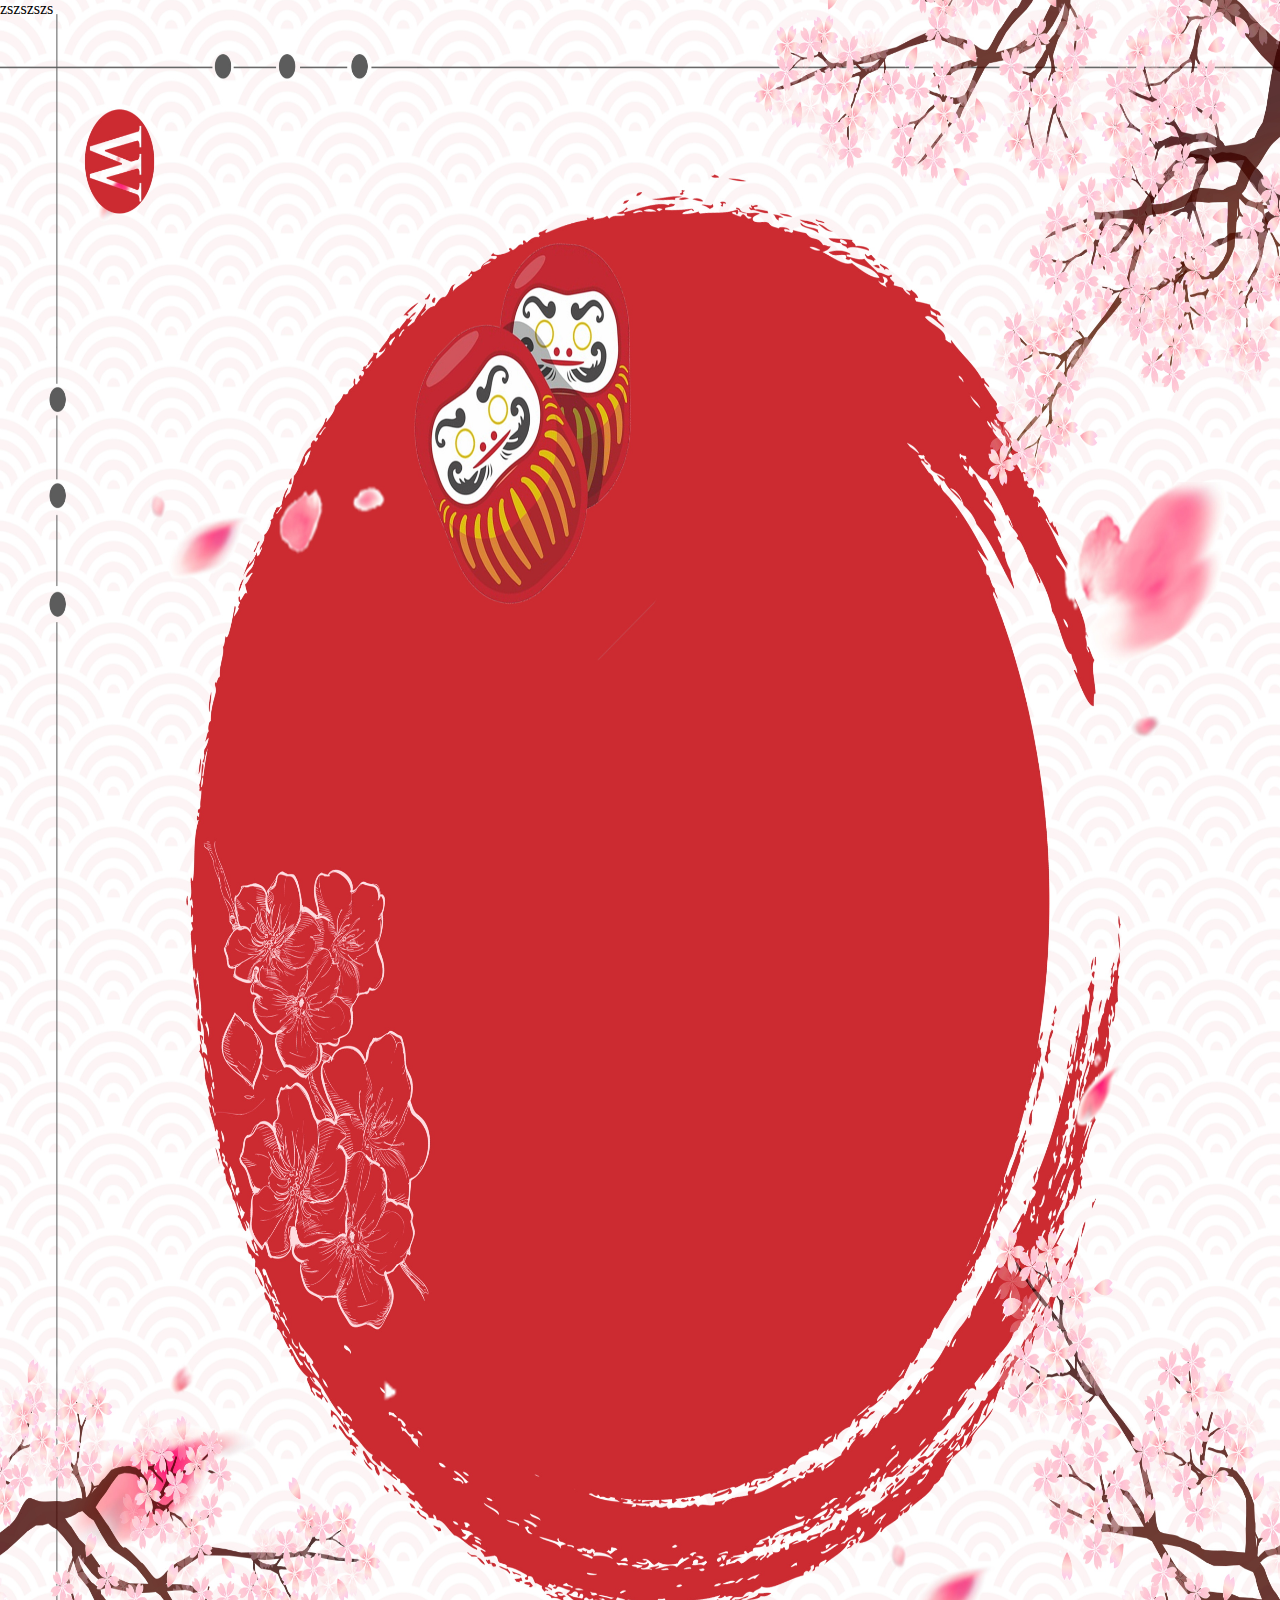
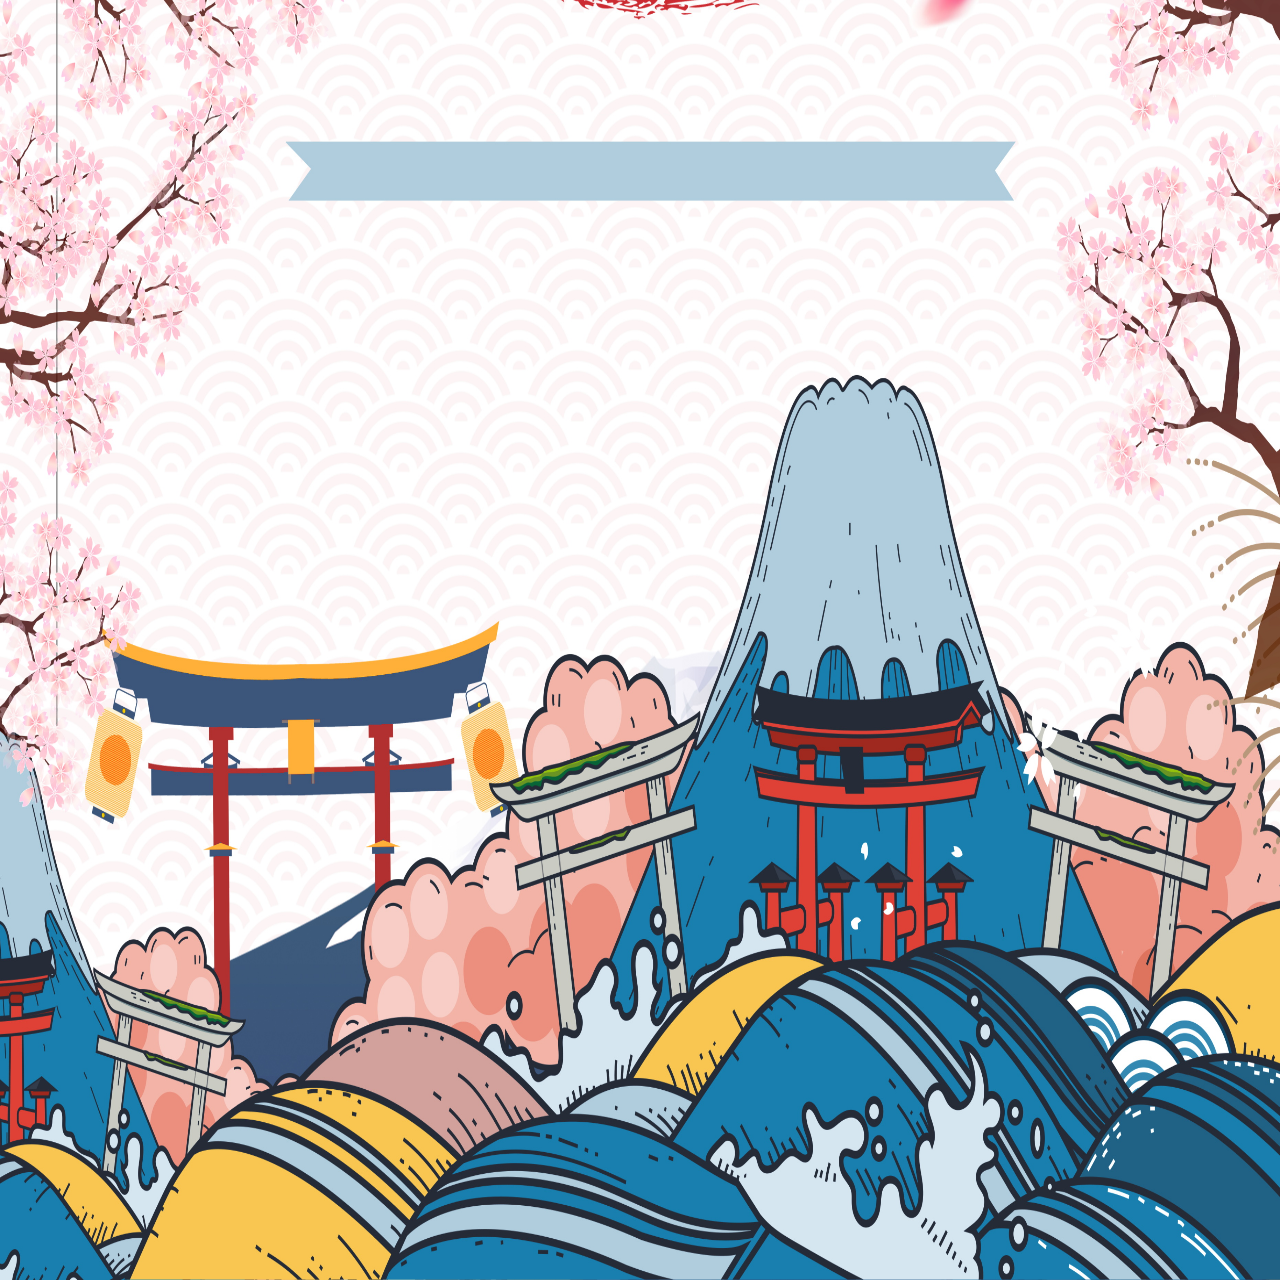
<file: html/foodie.html>
<!DOCTYPE html>
<html lang="en">
<head>
	<meta charset="UTF-8">
	<title>GentleRuan</title>
	<link rel="stylesheet" href="../css/swiper.min.css">
    <link rel="stylesheet" href="../css/foodie.css">

	<script src="../js/swiper.min.js"></script>
</head>
<body>
	zszszszs
</body>
</html>
</file>
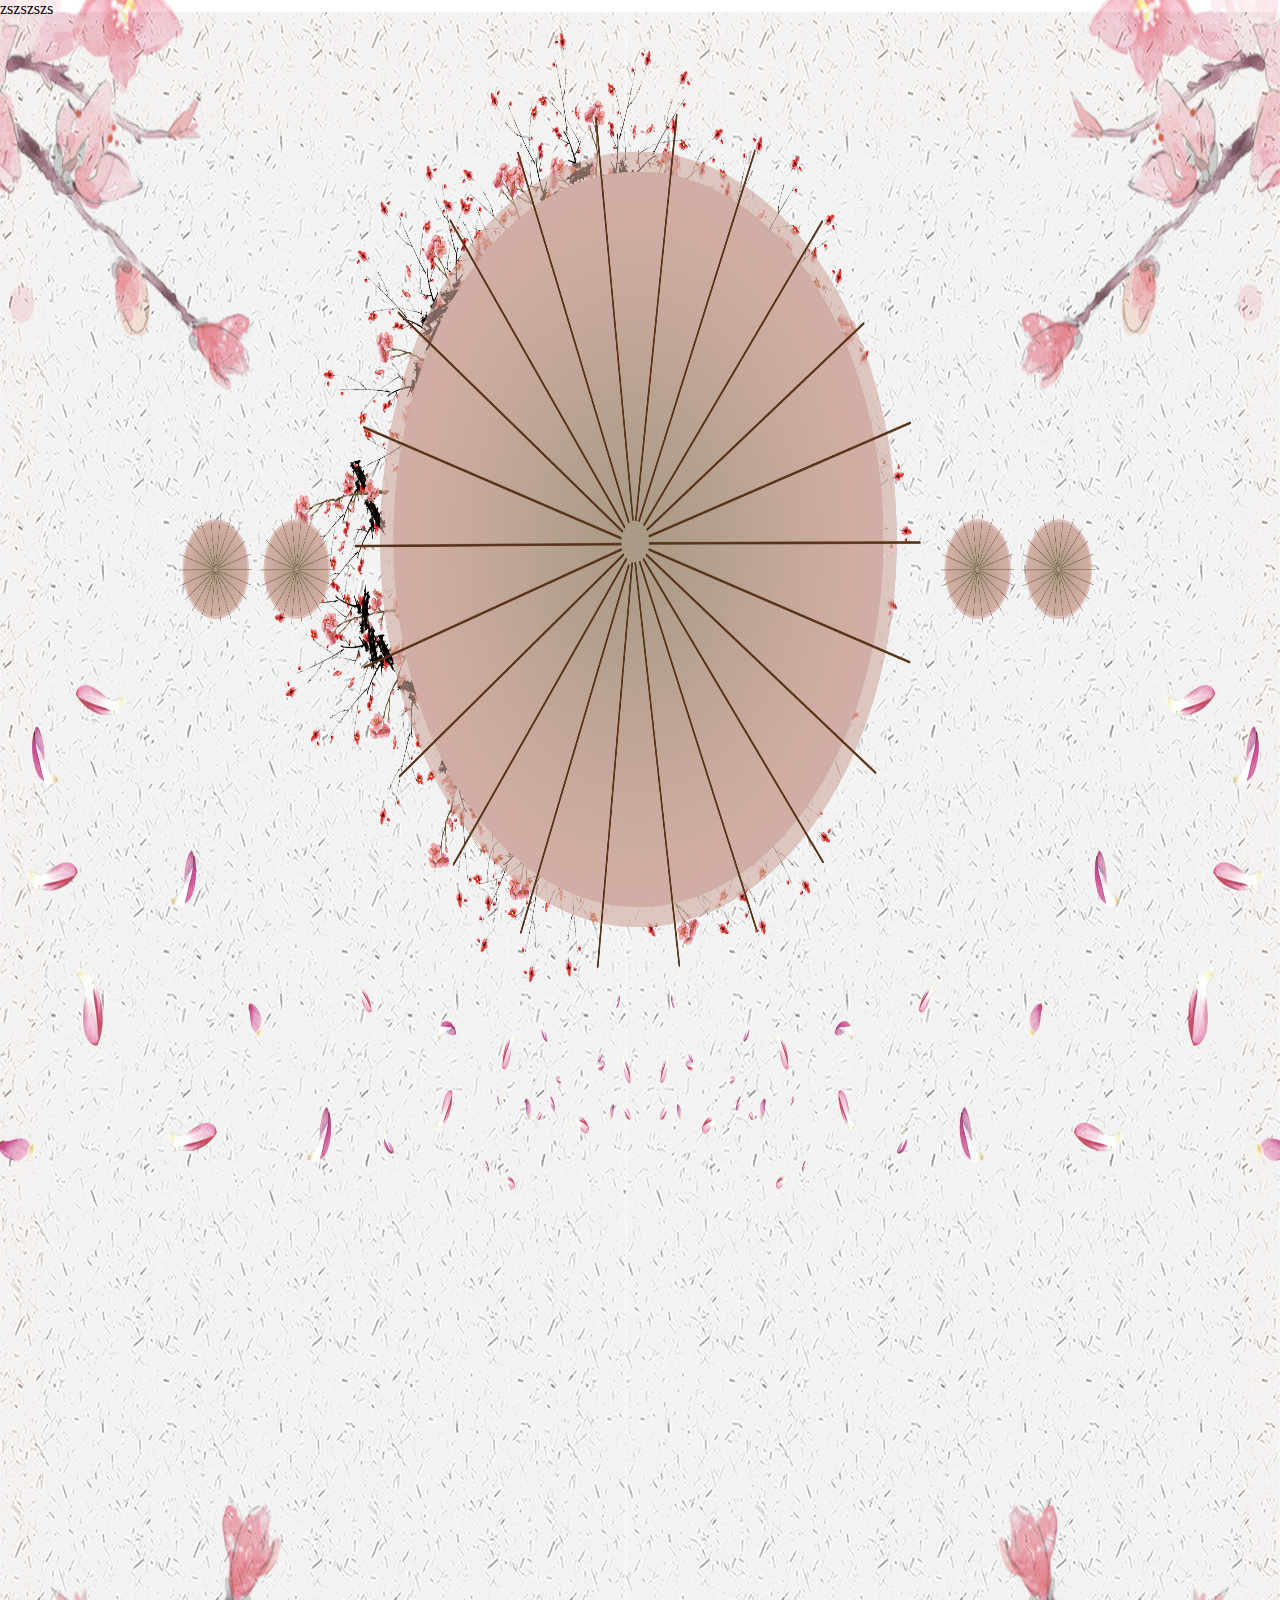
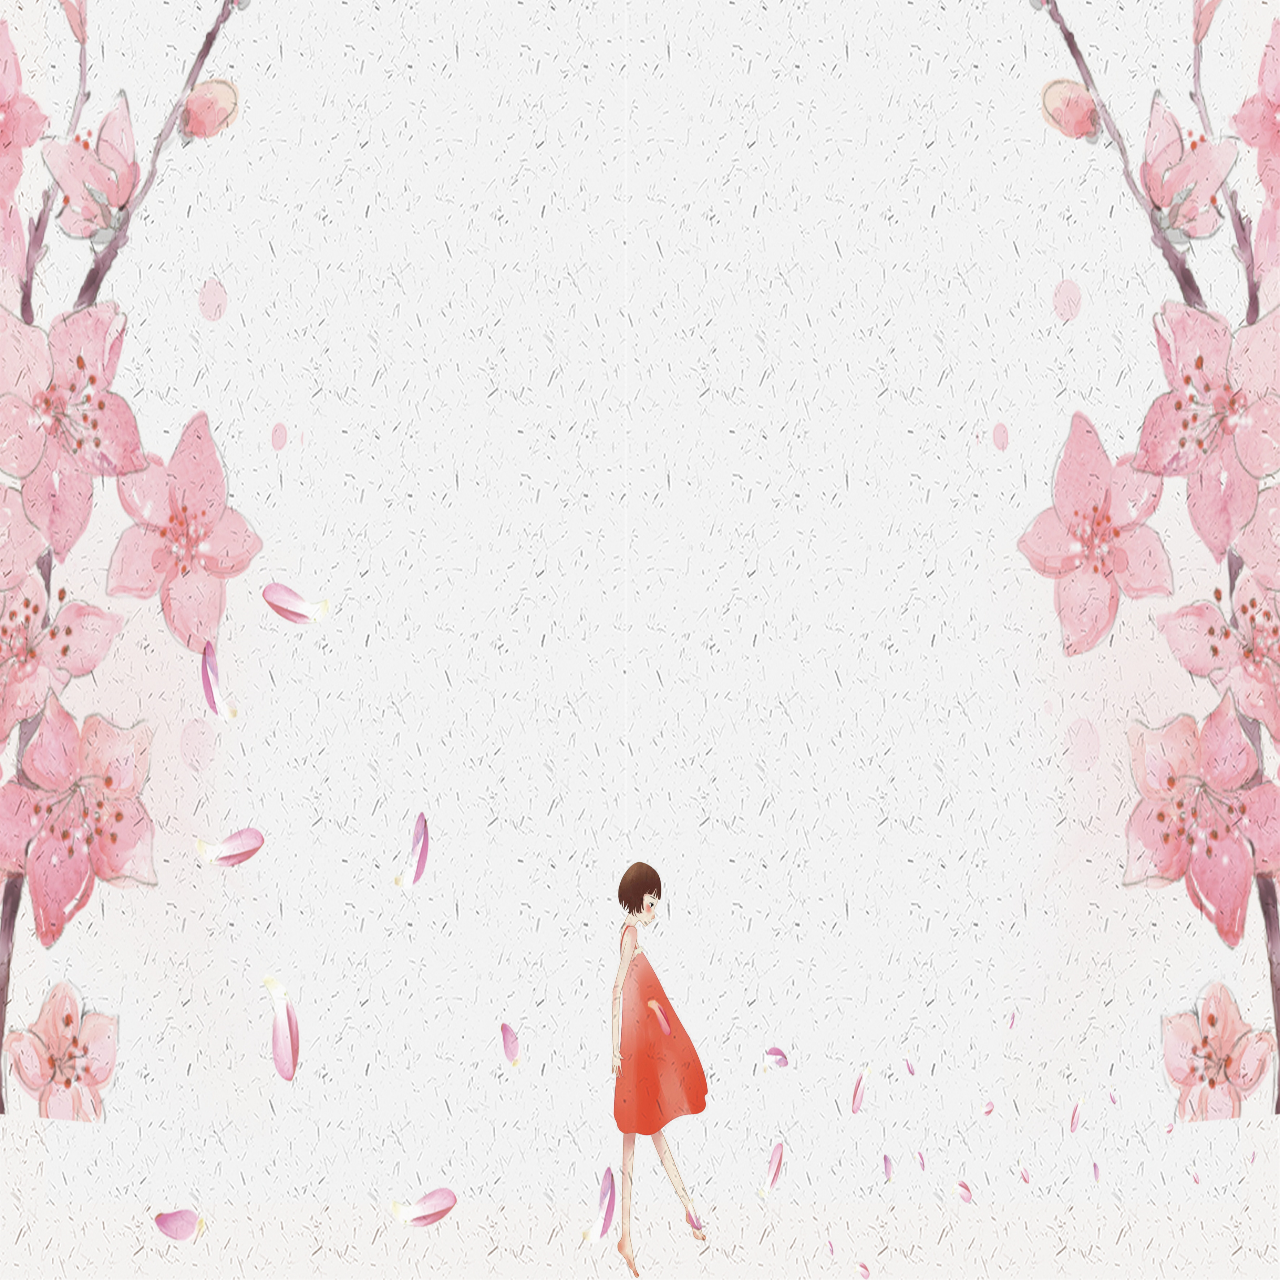
<file: html/marry.html>
<!DOCTYPE html>
<html lang="en">
<head>
	<meta charset="UTF-8">
	<title>GentleRuan</title>
	<link rel="stylesheet" href="../css/swiper.min.css">
    <link rel="stylesheet" href="../css/marry.css">

	<script src="../js/swiper.min.js"></script>
</head>
<body>
	zszszszs
</body>
</html>
</file>
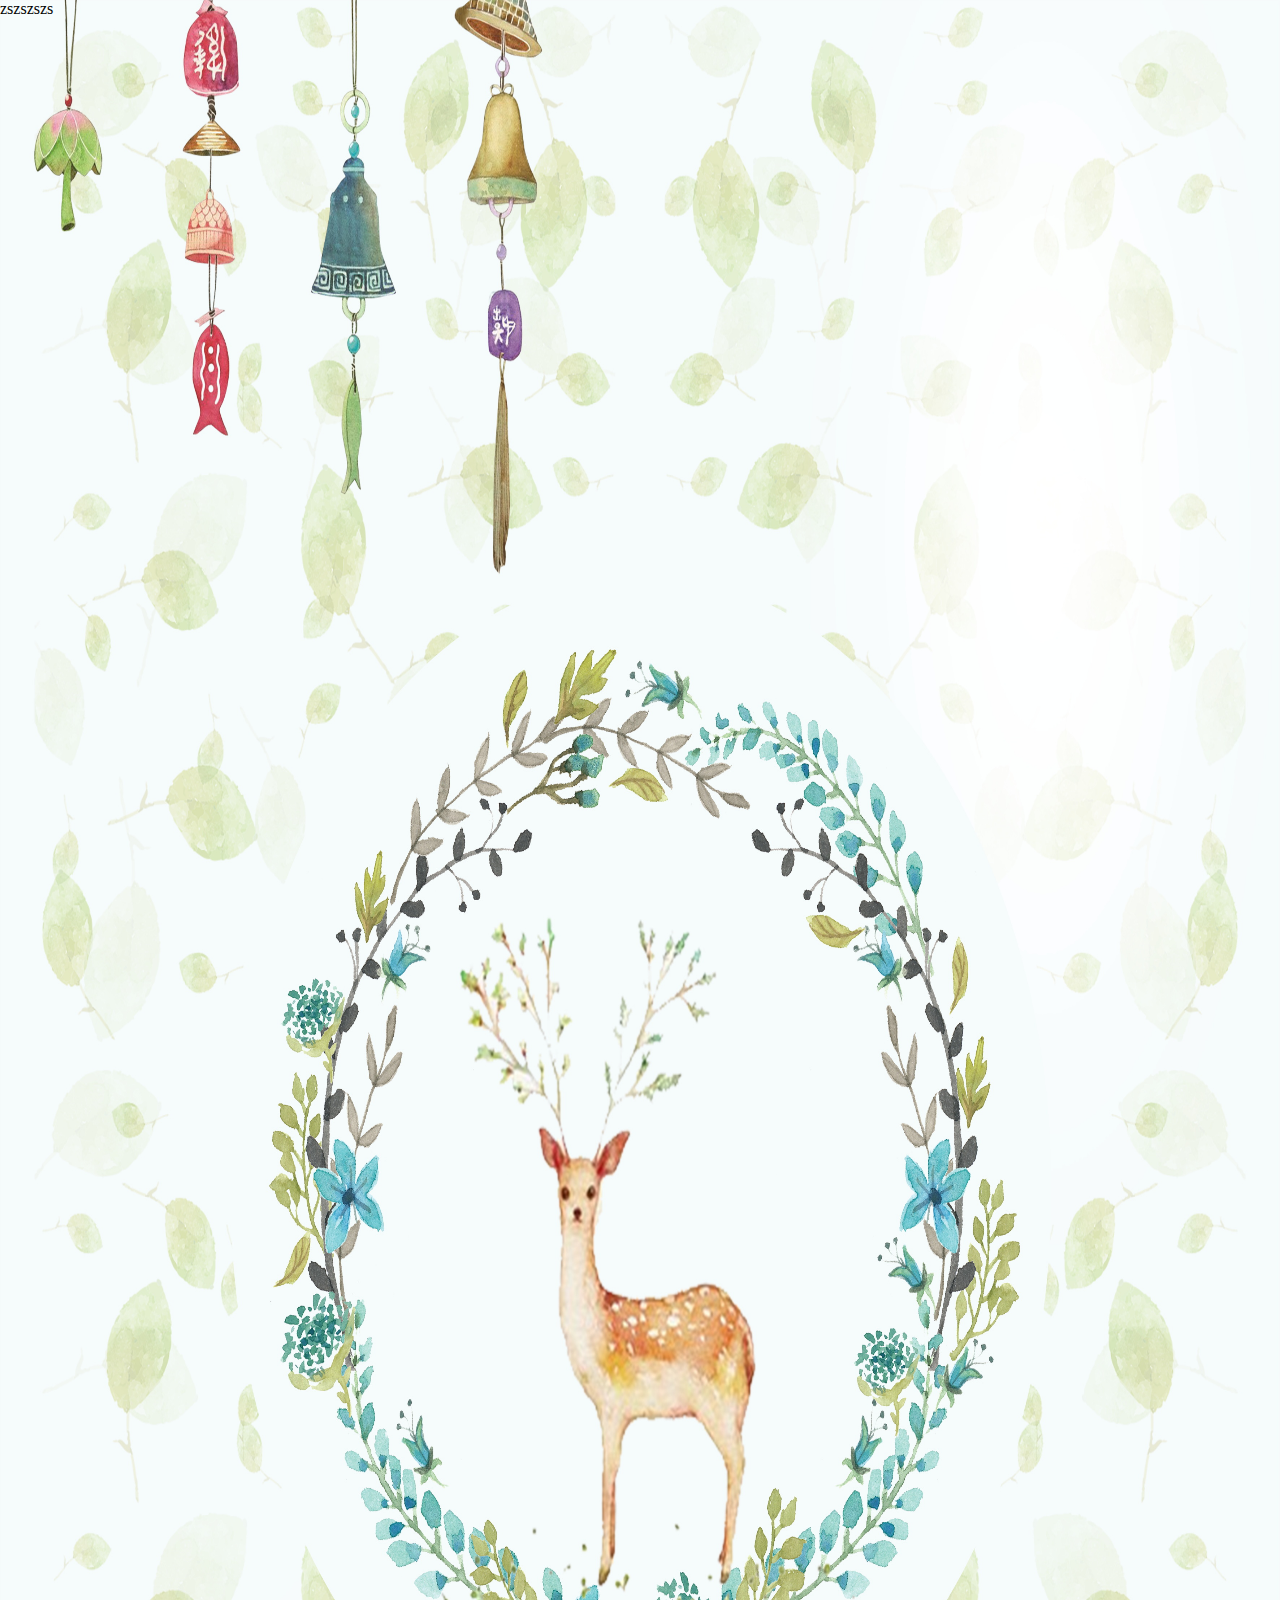
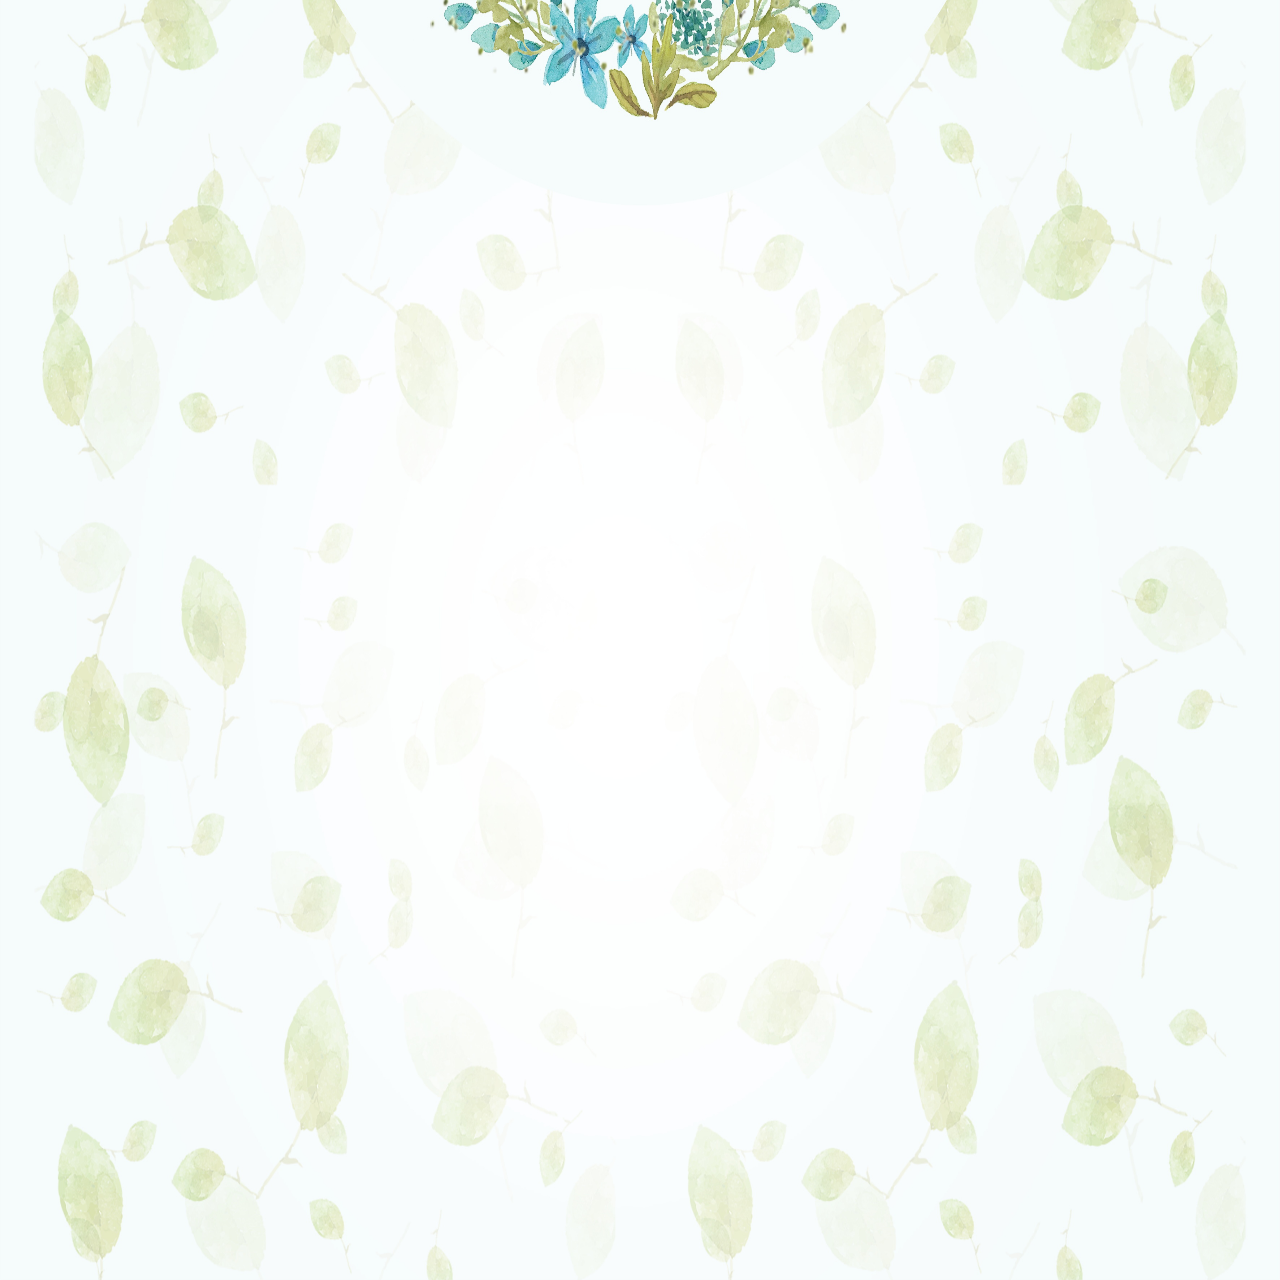
<file: html/romance.html>
<!DOCTYPE html>
<html lang="en">
<head>
	<meta charset="UTF-8">
	<title>GentleRuan</title>
	<link rel="stylesheet" href="../css/swiper.min.css">
    <link rel="stylesheet" href="../css/romance.css">

	<script src="../js/swiper.min.js"></script>
</head>
<body>
	zszszszs
</body>
</html>
</file>
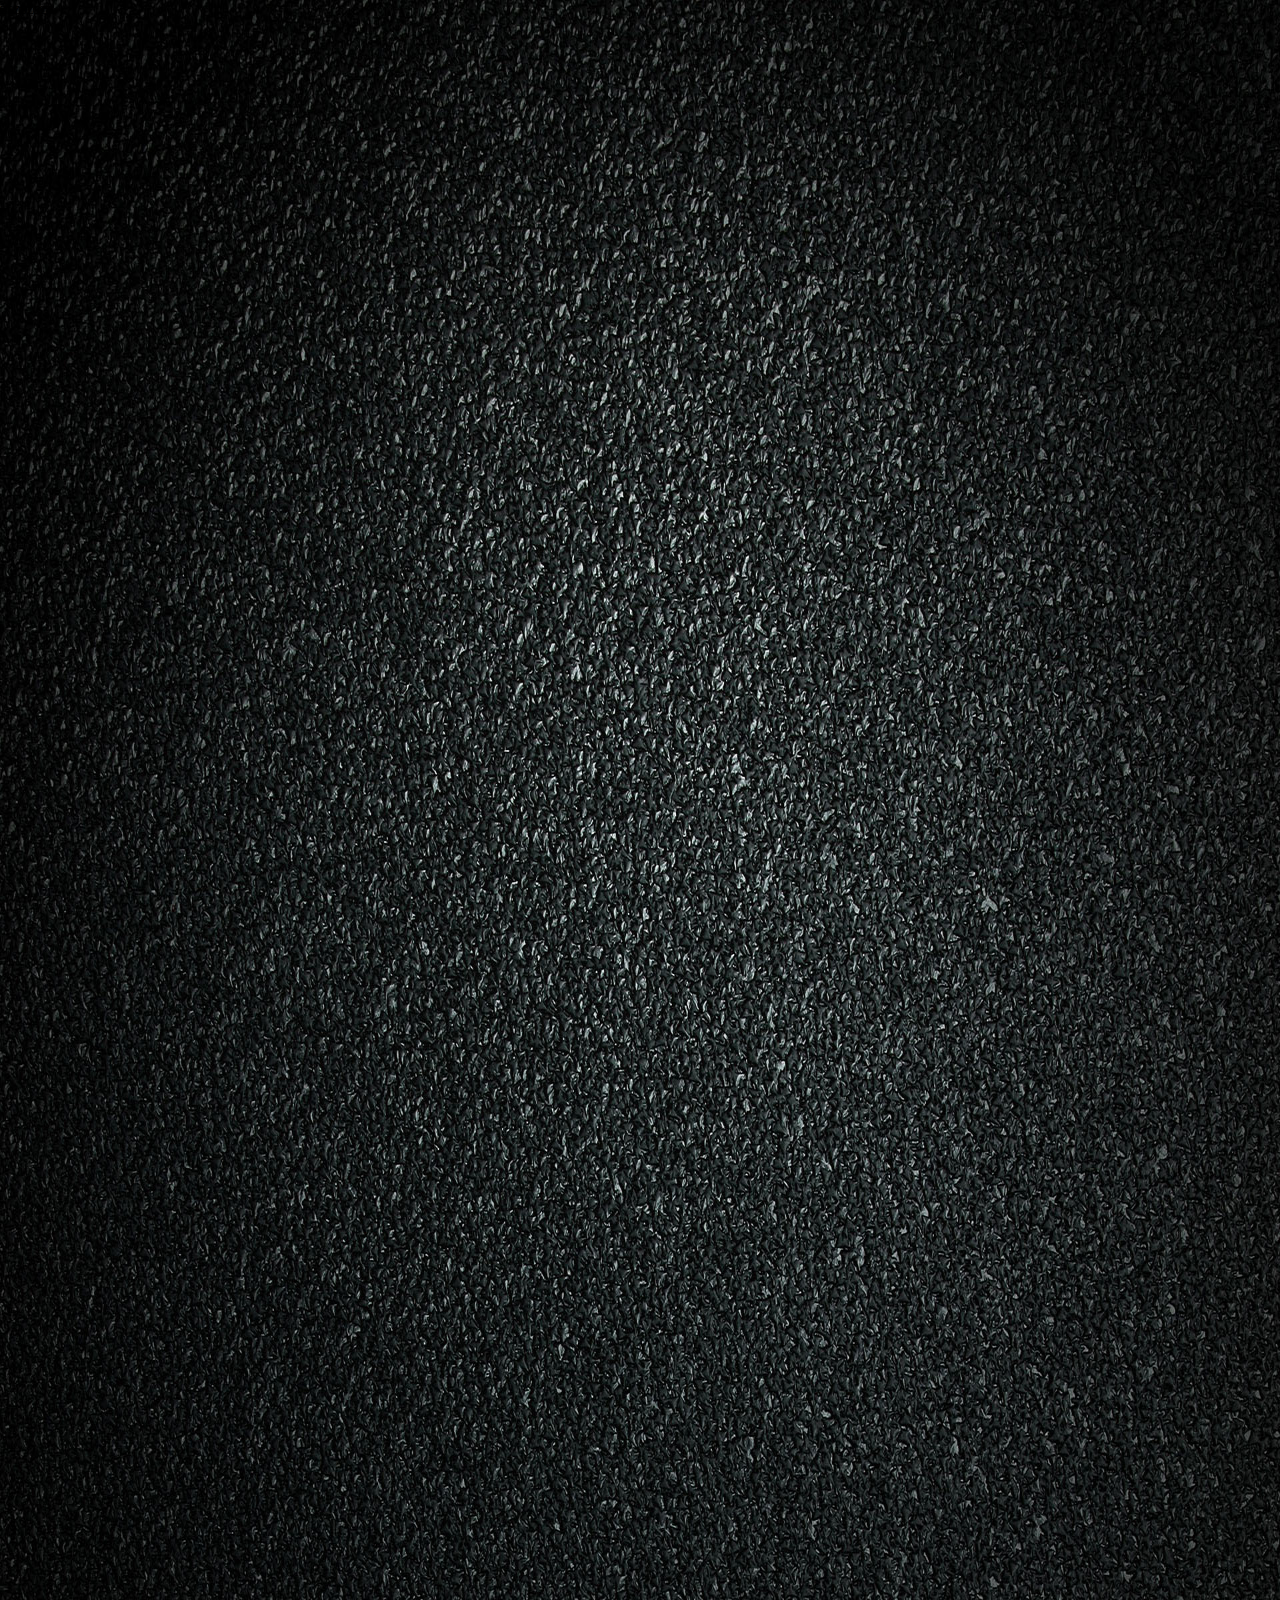
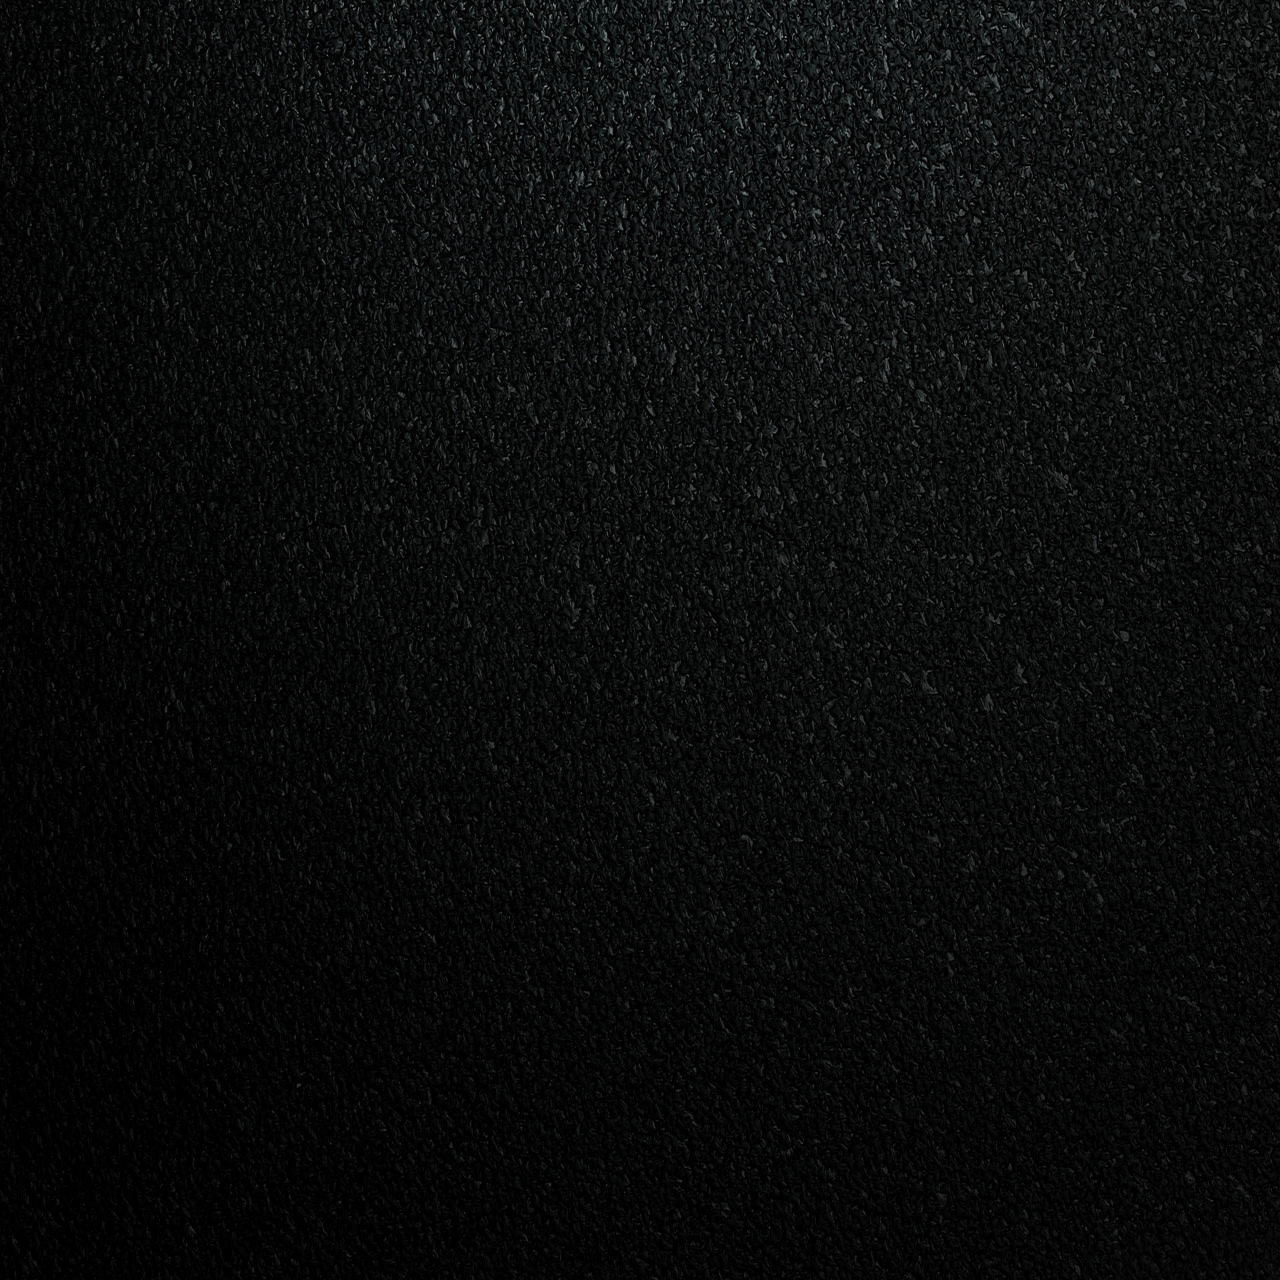
<file: html/tanabata.html>
<!DOCTYPE html>
<html lang="en">
<head>
	<meta charset="UTF-8">
	<title>GentleRuan</title>
	<link rel="stylesheet" href="../css/swiper.min.css">
    <link rel="stylesheet" href="../css/tanabata.css">

	<script src="../js/swiper.min.js"></script>
</head>
<body>
	zszszszs
</body>
</html>
</file>
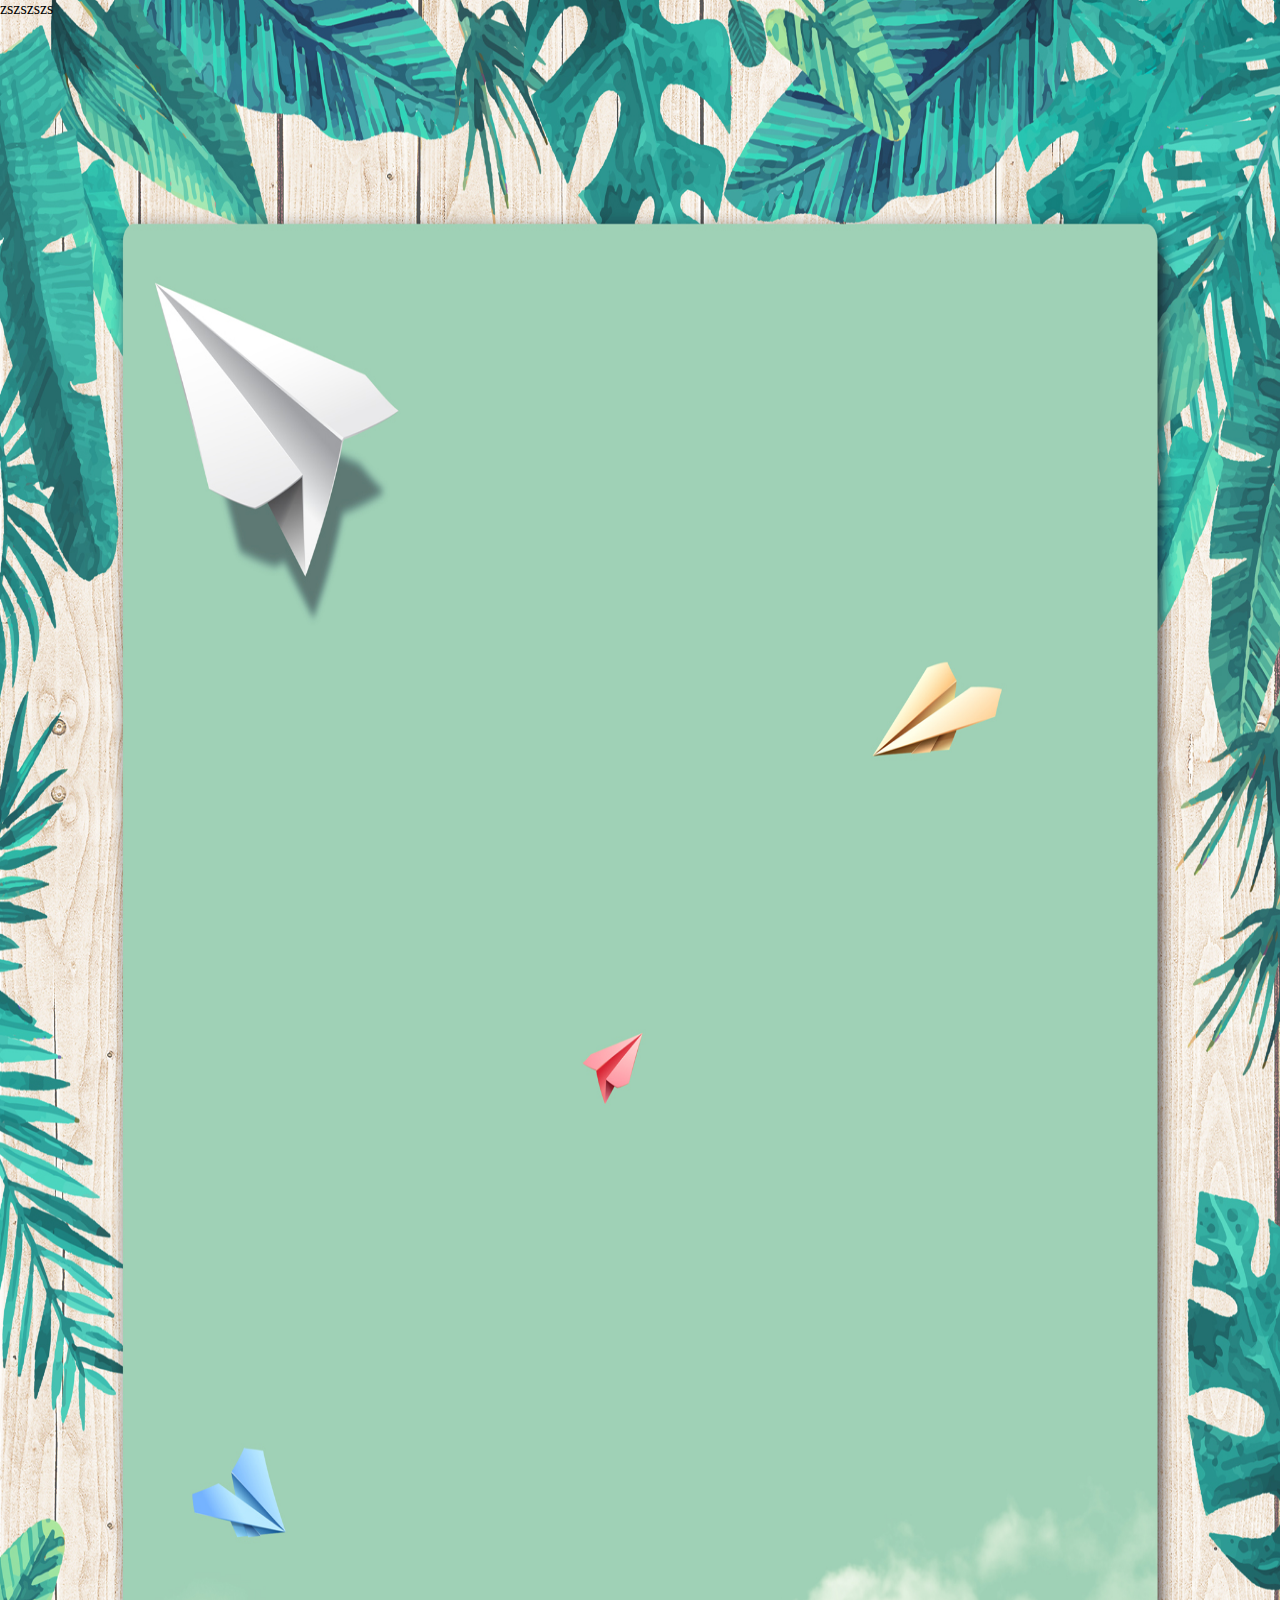
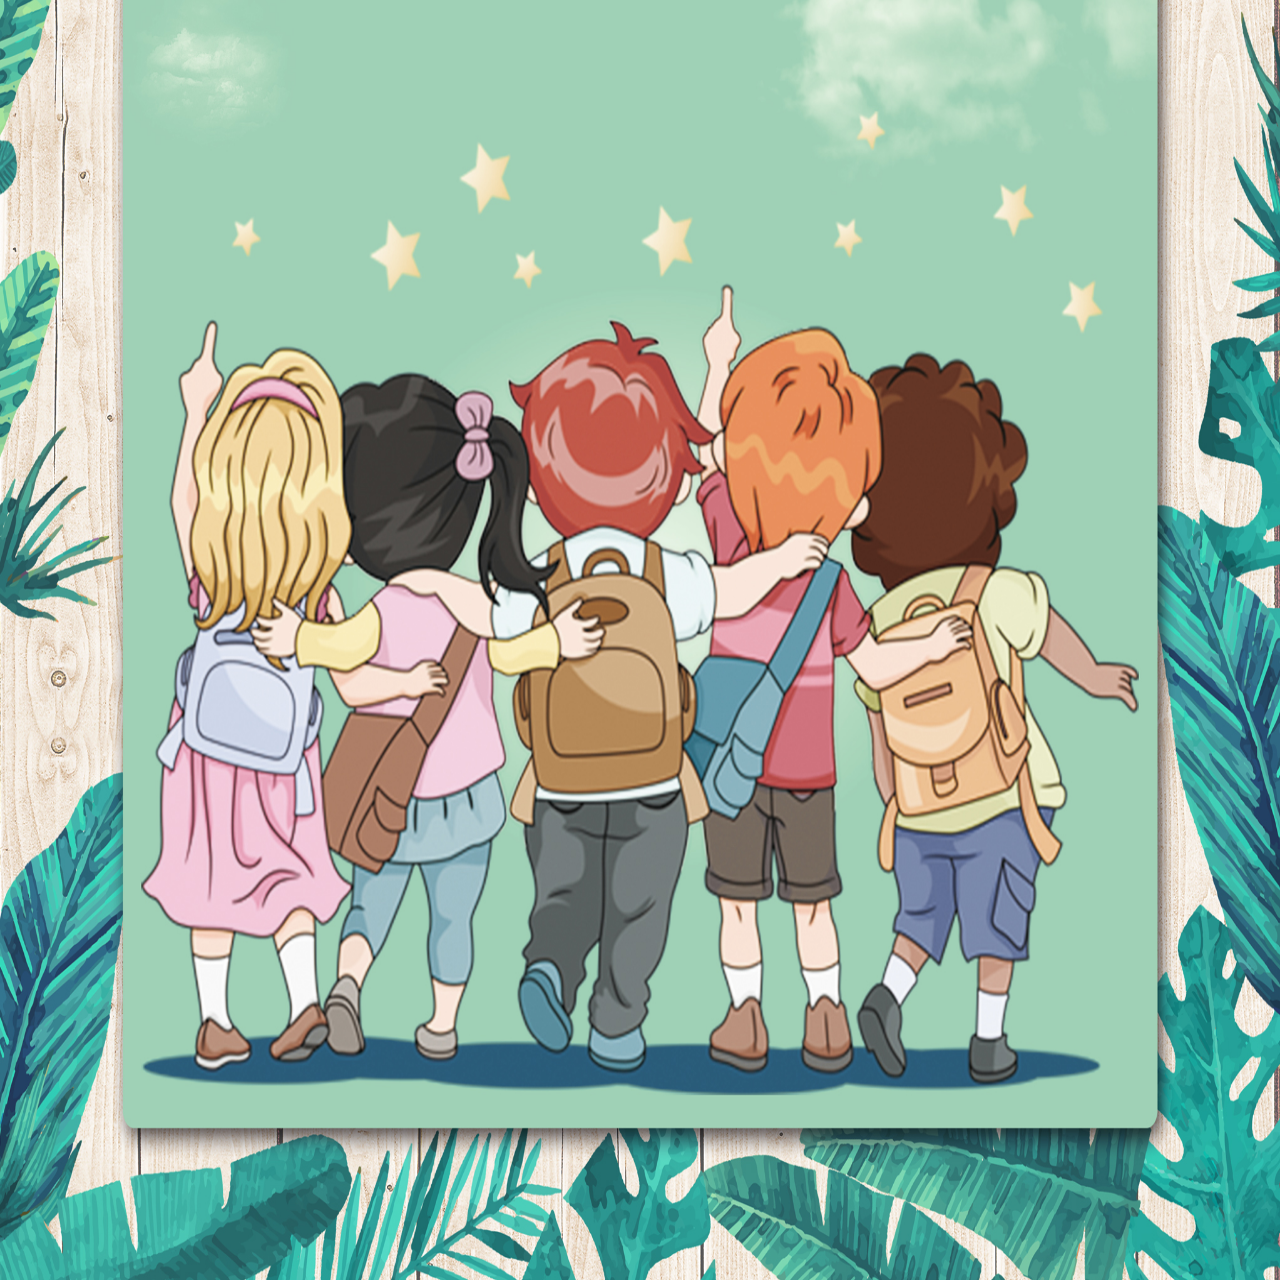
<file: html/travel.html>
<!DOCTYPE html>
<html lang="en">
<head>
	<meta charset="UTF-8">
	<title>GentleRuan</title>
	<link rel="stylesheet" href="../css/swiper.min.css">
    <link rel="stylesheet" href="../css/travel.css">

	<script src="../js/swiper.min.js"></script>
</head>
<body>
	zszszszs
</body>
</html>
</file>
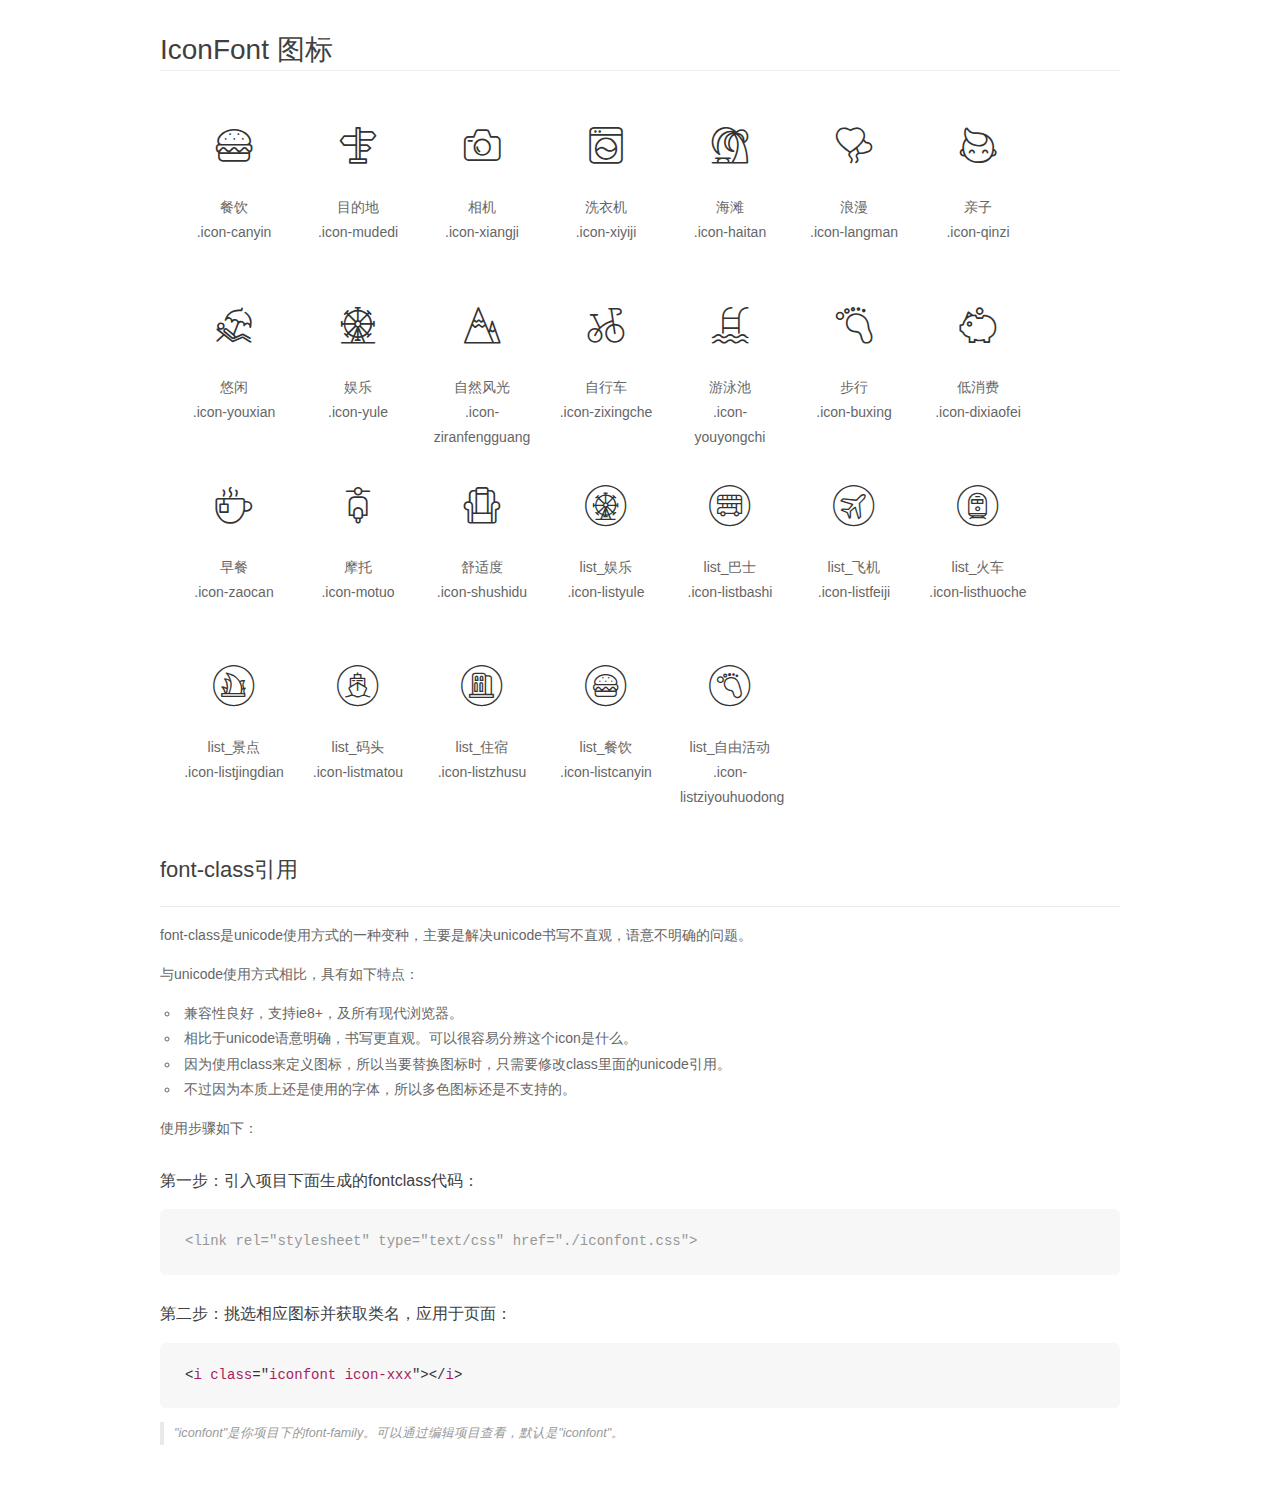
<file: iconfont/demo_fontclass.html>
<!DOCTYPE html>
<html>
<head>
    <meta charset="utf-8"/>
    <title>IconFont</title>
    <link rel="stylesheet" href="demo.css">
    <link rel="stylesheet" href="iconfont.css">
</head>
<body>
    <div class="main markdown">
        <h1>IconFont 图标</h1>
        <ul class="icon_lists clear">
            
                <li>
                <i class="icon iconfont icon-canyin"></i>
                    <div class="name">餐饮</div>
                    <div class="fontclass">.icon-canyin</div>
                </li>
            
                <li>
                <i class="icon iconfont icon-mudedi"></i>
                    <div class="name">目的地</div>
                    <div class="fontclass">.icon-mudedi</div>
                </li>
            
                <li>
                <i class="icon iconfont icon-xiangji"></i>
                    <div class="name">相机</div>
                    <div class="fontclass">.icon-xiangji</div>
                </li>
            
                <li>
                <i class="icon iconfont icon-xiyiji"></i>
                    <div class="name">洗衣机</div>
                    <div class="fontclass">.icon-xiyiji</div>
                </li>
            
                <li>
                <i class="icon iconfont icon-haitan"></i>
                    <div class="name">海滩</div>
                    <div class="fontclass">.icon-haitan</div>
                </li>
            
                <li>
                <i class="icon iconfont icon-langman"></i>
                    <div class="name">浪漫</div>
                    <div class="fontclass">.icon-langman</div>
                </li>
            
                <li>
                <i class="icon iconfont icon-qinzi"></i>
                    <div class="name">亲子</div>
                    <div class="fontclass">.icon-qinzi</div>
                </li>
            
                <li>
                <i class="icon iconfont icon-youxian"></i>
                    <div class="name">悠闲</div>
                    <div class="fontclass">.icon-youxian</div>
                </li>
            
                <li>
                <i class="icon iconfont icon-yule"></i>
                    <div class="name">娱乐</div>
                    <div class="fontclass">.icon-yule</div>
                </li>
            
                <li>
                <i class="icon iconfont icon-ziranfengguang"></i>
                    <div class="name">自然风光</div>
                    <div class="fontclass">.icon-ziranfengguang</div>
                </li>
            
                <li>
                <i class="icon iconfont icon-zixingche"></i>
                    <div class="name">自行车</div>
                    <div class="fontclass">.icon-zixingche</div>
                </li>
            
                <li>
                <i class="icon iconfont icon-youyongchi"></i>
                    <div class="name">游泳池</div>
                    <div class="fontclass">.icon-youyongchi</div>
                </li>
            
                <li>
                <i class="icon iconfont icon-buxing"></i>
                    <div class="name">步行</div>
                    <div class="fontclass">.icon-buxing</div>
                </li>
            
                <li>
                <i class="icon iconfont icon-dixiaofei"></i>
                    <div class="name">低消费</div>
                    <div class="fontclass">.icon-dixiaofei</div>
                </li>
            
                <li>
                <i class="icon iconfont icon-zaocan"></i>
                    <div class="name">早餐</div>
                    <div class="fontclass">.icon-zaocan</div>
                </li>
            
                <li>
                <i class="icon iconfont icon-motuo"></i>
                    <div class="name">摩托</div>
                    <div class="fontclass">.icon-motuo</div>
                </li>
            
                <li>
                <i class="icon iconfont icon-shushidu"></i>
                    <div class="name">舒适度</div>
                    <div class="fontclass">.icon-shushidu</div>
                </li>
            
                <li>
                <i class="icon iconfont icon-listyule"></i>
                    <div class="name">list_娱乐</div>
                    <div class="fontclass">.icon-listyule</div>
                </li>
            
                <li>
                <i class="icon iconfont icon-listbashi"></i>
                    <div class="name">list_巴士</div>
                    <div class="fontclass">.icon-listbashi</div>
                </li>
            
                <li>
                <i class="icon iconfont icon-listfeiji"></i>
                    <div class="name">list_飞机</div>
                    <div class="fontclass">.icon-listfeiji</div>
                </li>
            
                <li>
                <i class="icon iconfont icon-listhuoche"></i>
                    <div class="name">list_火车</div>
                    <div class="fontclass">.icon-listhuoche</div>
                </li>
            
                <li>
                <i class="icon iconfont icon-listjingdian"></i>
                    <div class="name">list_景点</div>
                    <div class="fontclass">.icon-listjingdian</div>
                </li>
            
                <li>
                <i class="icon iconfont icon-listmatou"></i>
                    <div class="name">list_码头</div>
                    <div class="fontclass">.icon-listmatou</div>
                </li>
            
                <li>
                <i class="icon iconfont icon-listzhusu"></i>
                    <div class="name">list_住宿</div>
                    <div class="fontclass">.icon-listzhusu</div>
                </li>
            
                <li>
                <i class="icon iconfont icon-listcanyin"></i>
                    <div class="name">list_餐饮</div>
                    <div class="fontclass">.icon-listcanyin</div>
                </li>
            
                <li>
                <i class="icon iconfont icon-listziyouhuodong"></i>
                    <div class="name">list_自由活动</div>
                    <div class="fontclass">.icon-listziyouhuodong</div>
                </li>
            
        </ul>

        <h2 id="font-class-">font-class引用</h2>
        <hr>

        <p>font-class是unicode使用方式的一种变种，主要是解决unicode书写不直观，语意不明确的问题。</p>
        <p>与unicode使用方式相比，具有如下特点：</p>
        <ul>
        <li>兼容性良好，支持ie8+，及所有现代浏览器。</li>
        <li>相比于unicode语意明确，书写更直观。可以很容易分辨这个icon是什么。</li>
        <li>因为使用class来定义图标，所以当要替换图标时，只需要修改class里面的unicode引用。</li>
        <li>不过因为本质上还是使用的字体，所以多色图标还是不支持的。</li>
        </ul>
        <p>使用步骤如下：</p>
        <h3 id="-fontclass-">第一步：引入项目下面生成的fontclass代码：</h3>


        <pre><code class="lang-js hljs javascript"><span class="hljs-comment">&lt;link rel="stylesheet" type="text/css" href="./iconfont.css"&gt;</span></code></pre>
        <h3 id="-">第二步：挑选相应图标并获取类名，应用于页面：</h3>
        <pre><code class="lang-css hljs">&lt;<span class="hljs-selector-tag">i</span> <span class="hljs-selector-tag">class</span>="<span class="hljs-selector-tag">iconfont</span> <span class="hljs-selector-tag">icon-xxx</span>"&gt;&lt;/<span class="hljs-selector-tag">i</span>&gt;</code></pre>
        <blockquote>
        <p>"iconfont"是你项目下的font-family。可以通过编辑项目查看，默认是"iconfont"。</p>
        </blockquote>
    </div>
</body>
</html>
</file>
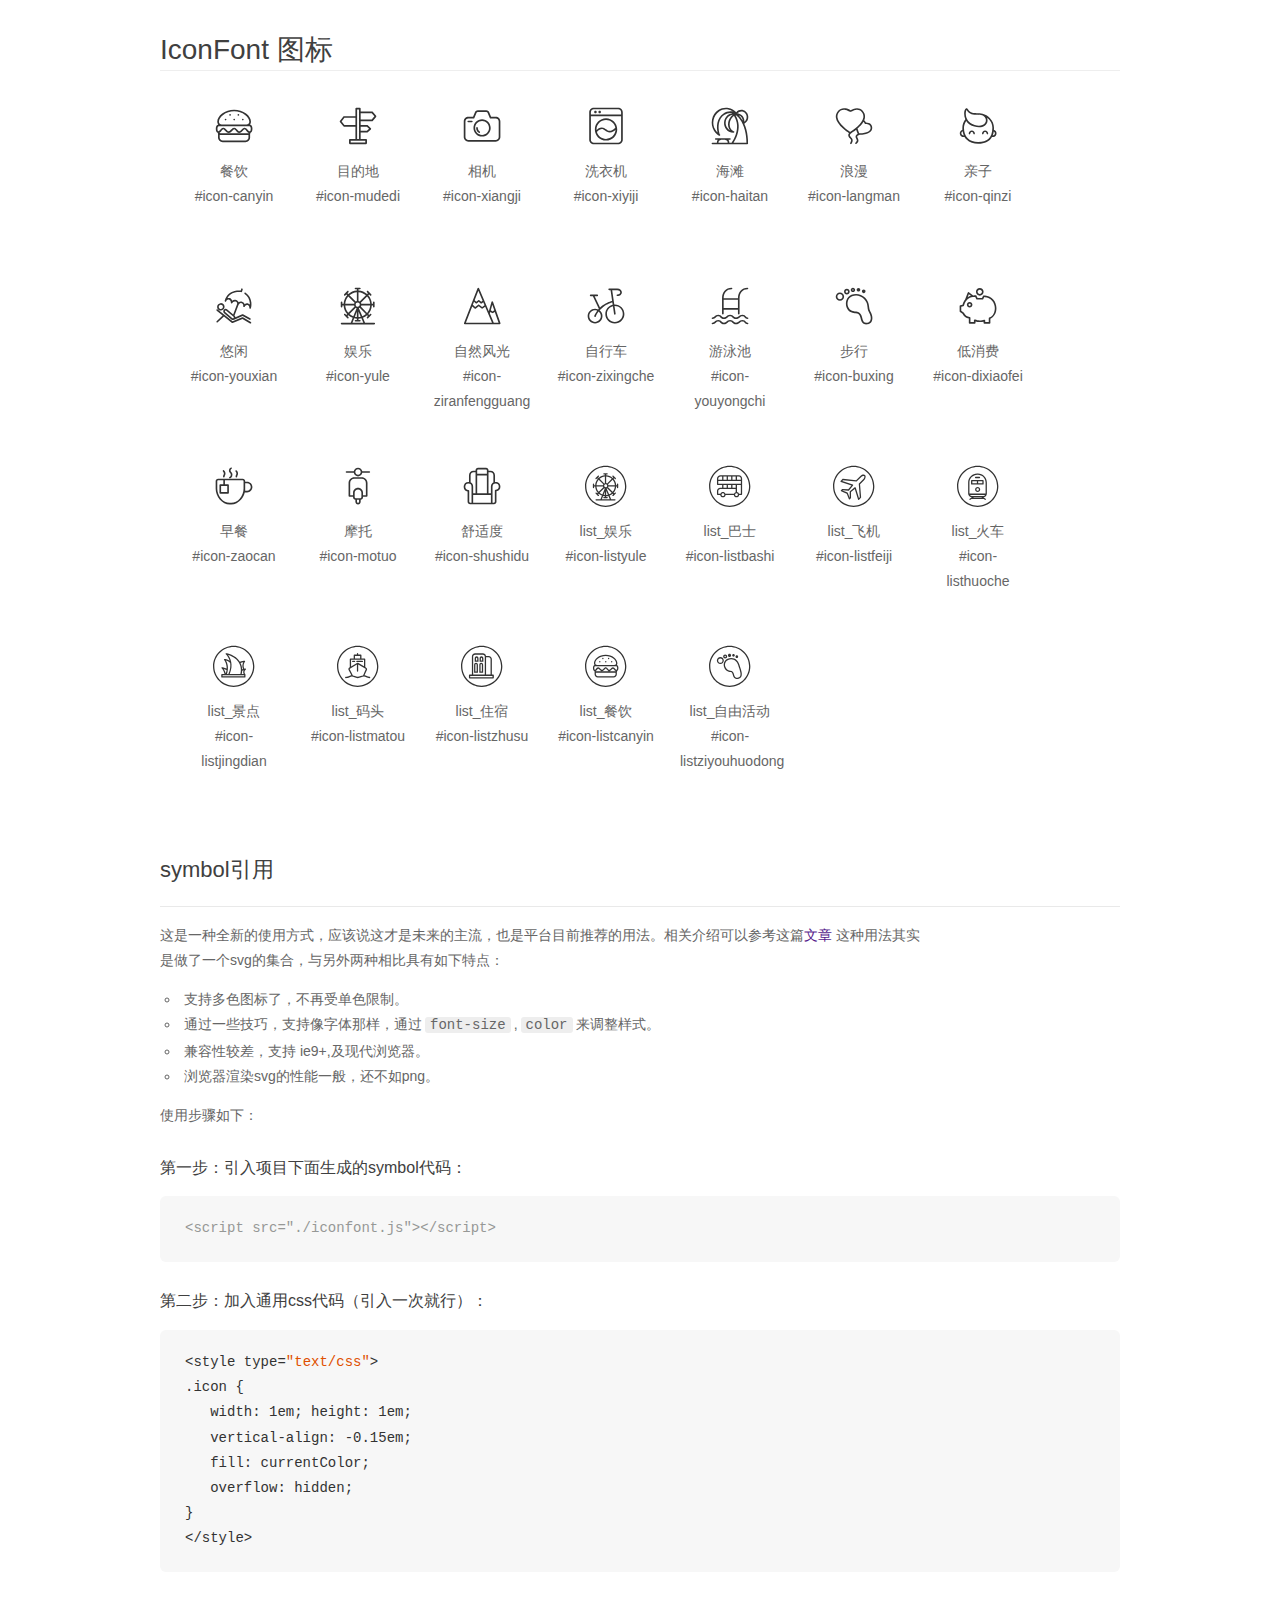
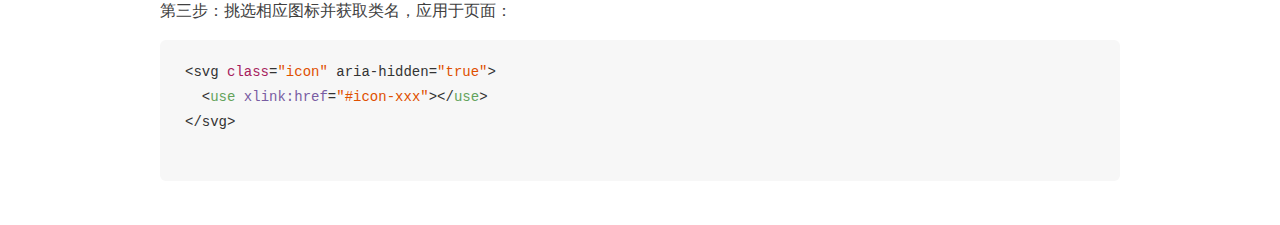
<file: iconfont/demo_symbol.html>
<!DOCTYPE html>
<html>
<head>
    <meta charset="utf-8"/>
    <title>IconFont</title>
    <link rel="stylesheet" href="demo.css">
    <script src="iconfont.js"></script>

    <style type="text/css">
        .icon {
          /* 通过设置 font-size 来改变图标大小 */
          width: 1em; height: 1em;
          /* 图标和文字相邻时，垂直对齐 */
          vertical-align: -0.15em;
          /* 通过设置 color 来改变 SVG 的颜色/fill */
          fill: currentColor;
          /* path 和 stroke 溢出 viewBox 部分在 IE 下会显示
             normalize.css 中也包含这行 */
          overflow: hidden;
        }

    </style>
</head>
<body>
    <div class="main markdown">
        <h1>IconFont 图标</h1>
        <ul class="icon_lists clear">
            
                <li>
                    <svg class="icon" aria-hidden="true">
                        <use xlink:href="#icon-canyin"></use>
                    </svg>
                    <div class="name">餐饮</div>
                    <div class="fontclass">#icon-canyin</div>
                </li>
            
                <li>
                    <svg class="icon" aria-hidden="true">
                        <use xlink:href="#icon-mudedi"></use>
                    </svg>
                    <div class="name">目的地</div>
                    <div class="fontclass">#icon-mudedi</div>
                </li>
            
                <li>
                    <svg class="icon" aria-hidden="true">
                        <use xlink:href="#icon-xiangji"></use>
                    </svg>
                    <div class="name">相机</div>
                    <div class="fontclass">#icon-xiangji</div>
                </li>
            
                <li>
                    <svg class="icon" aria-hidden="true">
                        <use xlink:href="#icon-xiyiji"></use>
                    </svg>
                    <div class="name">洗衣机</div>
                    <div class="fontclass">#icon-xiyiji</div>
                </li>
            
                <li>
                    <svg class="icon" aria-hidden="true">
                        <use xlink:href="#icon-haitan"></use>
                    </svg>
                    <div class="name">海滩</div>
                    <div class="fontclass">#icon-haitan</div>
                </li>
            
                <li>
                    <svg class="icon" aria-hidden="true">
                        <use xlink:href="#icon-langman"></use>
                    </svg>
                    <div class="name">浪漫</div>
                    <div class="fontclass">#icon-langman</div>
                </li>
            
                <li>
                    <svg class="icon" aria-hidden="true">
                        <use xlink:href="#icon-qinzi"></use>
                    </svg>
                    <div class="name">亲子</div>
                    <div class="fontclass">#icon-qinzi</div>
                </li>
            
                <li>
                    <svg class="icon" aria-hidden="true">
                        <use xlink:href="#icon-youxian"></use>
                    </svg>
                    <div class="name">悠闲</div>
                    <div class="fontclass">#icon-youxian</div>
                </li>
            
                <li>
                    <svg class="icon" aria-hidden="true">
                        <use xlink:href="#icon-yule"></use>
                    </svg>
                    <div class="name">娱乐</div>
                    <div class="fontclass">#icon-yule</div>
                </li>
            
                <li>
                    <svg class="icon" aria-hidden="true">
                        <use xlink:href="#icon-ziranfengguang"></use>
                    </svg>
                    <div class="name">自然风光</div>
                    <div class="fontclass">#icon-ziranfengguang</div>
                </li>
            
                <li>
                    <svg class="icon" aria-hidden="true">
                        <use xlink:href="#icon-zixingche"></use>
                    </svg>
                    <div class="name">自行车</div>
                    <div class="fontclass">#icon-zixingche</div>
                </li>
            
                <li>
                    <svg class="icon" aria-hidden="true">
                        <use xlink:href="#icon-youyongchi"></use>
                    </svg>
                    <div class="name">游泳池</div>
                    <div class="fontclass">#icon-youyongchi</div>
                </li>
            
                <li>
                    <svg class="icon" aria-hidden="true">
                        <use xlink:href="#icon-buxing"></use>
                    </svg>
                    <div class="name">步行</div>
                    <div class="fontclass">#icon-buxing</div>
                </li>
            
                <li>
                    <svg class="icon" aria-hidden="true">
                        <use xlink:href="#icon-dixiaofei"></use>
                    </svg>
                    <div class="name">低消费</div>
                    <div class="fontclass">#icon-dixiaofei</div>
                </li>
            
                <li>
                    <svg class="icon" aria-hidden="true">
                        <use xlink:href="#icon-zaocan"></use>
                    </svg>
                    <div class="name">早餐</div>
                    <div class="fontclass">#icon-zaocan</div>
                </li>
            
                <li>
                    <svg class="icon" aria-hidden="true">
                        <use xlink:href="#icon-motuo"></use>
                    </svg>
                    <div class="name">摩托</div>
                    <div class="fontclass">#icon-motuo</div>
                </li>
            
                <li>
                    <svg class="icon" aria-hidden="true">
                        <use xlink:href="#icon-shushidu"></use>
                    </svg>
                    <div class="name">舒适度</div>
                    <div class="fontclass">#icon-shushidu</div>
                </li>
            
                <li>
                    <svg class="icon" aria-hidden="true">
                        <use xlink:href="#icon-listyule"></use>
                    </svg>
                    <div class="name">list_娱乐</div>
                    <div class="fontclass">#icon-listyule</div>
                </li>
            
                <li>
                    <svg class="icon" aria-hidden="true">
                        <use xlink:href="#icon-listbashi"></use>
                    </svg>
                    <div class="name">list_巴士</div>
                    <div class="fontclass">#icon-listbashi</div>
                </li>
            
                <li>
                    <svg class="icon" aria-hidden="true">
                        <use xlink:href="#icon-listfeiji"></use>
                    </svg>
                    <div class="name">list_飞机</div>
                    <div class="fontclass">#icon-listfeiji</div>
                </li>
            
                <li>
                    <svg class="icon" aria-hidden="true">
                        <use xlink:href="#icon-listhuoche"></use>
                    </svg>
                    <div class="name">list_火车</div>
                    <div class="fontclass">#icon-listhuoche</div>
                </li>
            
                <li>
                    <svg class="icon" aria-hidden="true">
                        <use xlink:href="#icon-listjingdian"></use>
                    </svg>
                    <div class="name">list_景点</div>
                    <div class="fontclass">#icon-listjingdian</div>
                </li>
            
                <li>
                    <svg class="icon" aria-hidden="true">
                        <use xlink:href="#icon-listmatou"></use>
                    </svg>
                    <div class="name">list_码头</div>
                    <div class="fontclass">#icon-listmatou</div>
                </li>
            
                <li>
                    <svg class="icon" aria-hidden="true">
                        <use xlink:href="#icon-listzhusu"></use>
                    </svg>
                    <div class="name">list_住宿</div>
                    <div class="fontclass">#icon-listzhusu</div>
                </li>
            
                <li>
                    <svg class="icon" aria-hidden="true">
                        <use xlink:href="#icon-listcanyin"></use>
                    </svg>
                    <div class="name">list_餐饮</div>
                    <div class="fontclass">#icon-listcanyin</div>
                </li>
            
                <li>
                    <svg class="icon" aria-hidden="true">
                        <use xlink:href="#icon-listziyouhuodong"></use>
                    </svg>
                    <div class="name">list_自由活动</div>
                    <div class="fontclass">#icon-listziyouhuodong</div>
                </li>
            
        </ul>


        <h2 id="symbol-">symbol引用</h2>
        <hr>

        <p>这是一种全新的使用方式，应该说这才是未来的主流，也是平台目前推荐的用法。相关介绍可以参考这篇<a href="">文章</a>
        这种用法其实是做了一个svg的集合，与另外两种相比具有如下特点：</p>
        <ul>
          <li>支持多色图标了，不再受单色限制。</li>
          <li>通过一些技巧，支持像字体那样，通过<code>font-size</code>,<code>color</code>来调整样式。</li>
          <li>兼容性较差，支持 ie9+,及现代浏览器。</li>
          <li>浏览器渲染svg的性能一般，还不如png。</li>
        </ul>
        <p>使用步骤如下：</p>
        <h3 id="-symbol-">第一步：引入项目下面生成的symbol代码：</h3>
        <pre><code class="lang-js hljs javascript"><span class="hljs-comment">&lt;script src="./iconfont.js"&gt;&lt;/script&gt;</span></code></pre>
        <h3 id="-css-">第二步：加入通用css代码（引入一次就行）：</h3>
        <pre><code class="lang-js hljs javascript">&lt;style type=<span class="hljs-string">"text/css"</span>&gt;
.icon {
   width: <span class="hljs-number">1</span>em; height: <span class="hljs-number">1</span>em;
   vertical-align: <span class="hljs-number">-0.15</span>em;
   fill: currentColor;
   overflow: hidden;
}
&lt;<span class="hljs-regexp">/style&gt;</span></code></pre>
        <h3 id="-">第三步：挑选相应图标并获取类名，应用于页面：</h3>
        <pre><code class="lang-js hljs javascript">&lt;svg <span class="hljs-class"><span class="hljs-keyword">class</span></span>=<span class="hljs-string">"icon"</span> aria-hidden=<span class="hljs-string">"true"</span>&gt;<span class="xml"><span class="hljs-tag">
  &lt;<span class="hljs-name">use</span> <span class="hljs-attr">xlink:href</span>=<span class="hljs-string">"#icon-xxx"</span>&gt;</span><span class="hljs-tag">&lt;/<span class="hljs-name">use</span>&gt;</span>
</span>&lt;<span class="hljs-regexp">/svg&gt;
        </span></code></pre>
    </div>
</body>
</html>
</file>
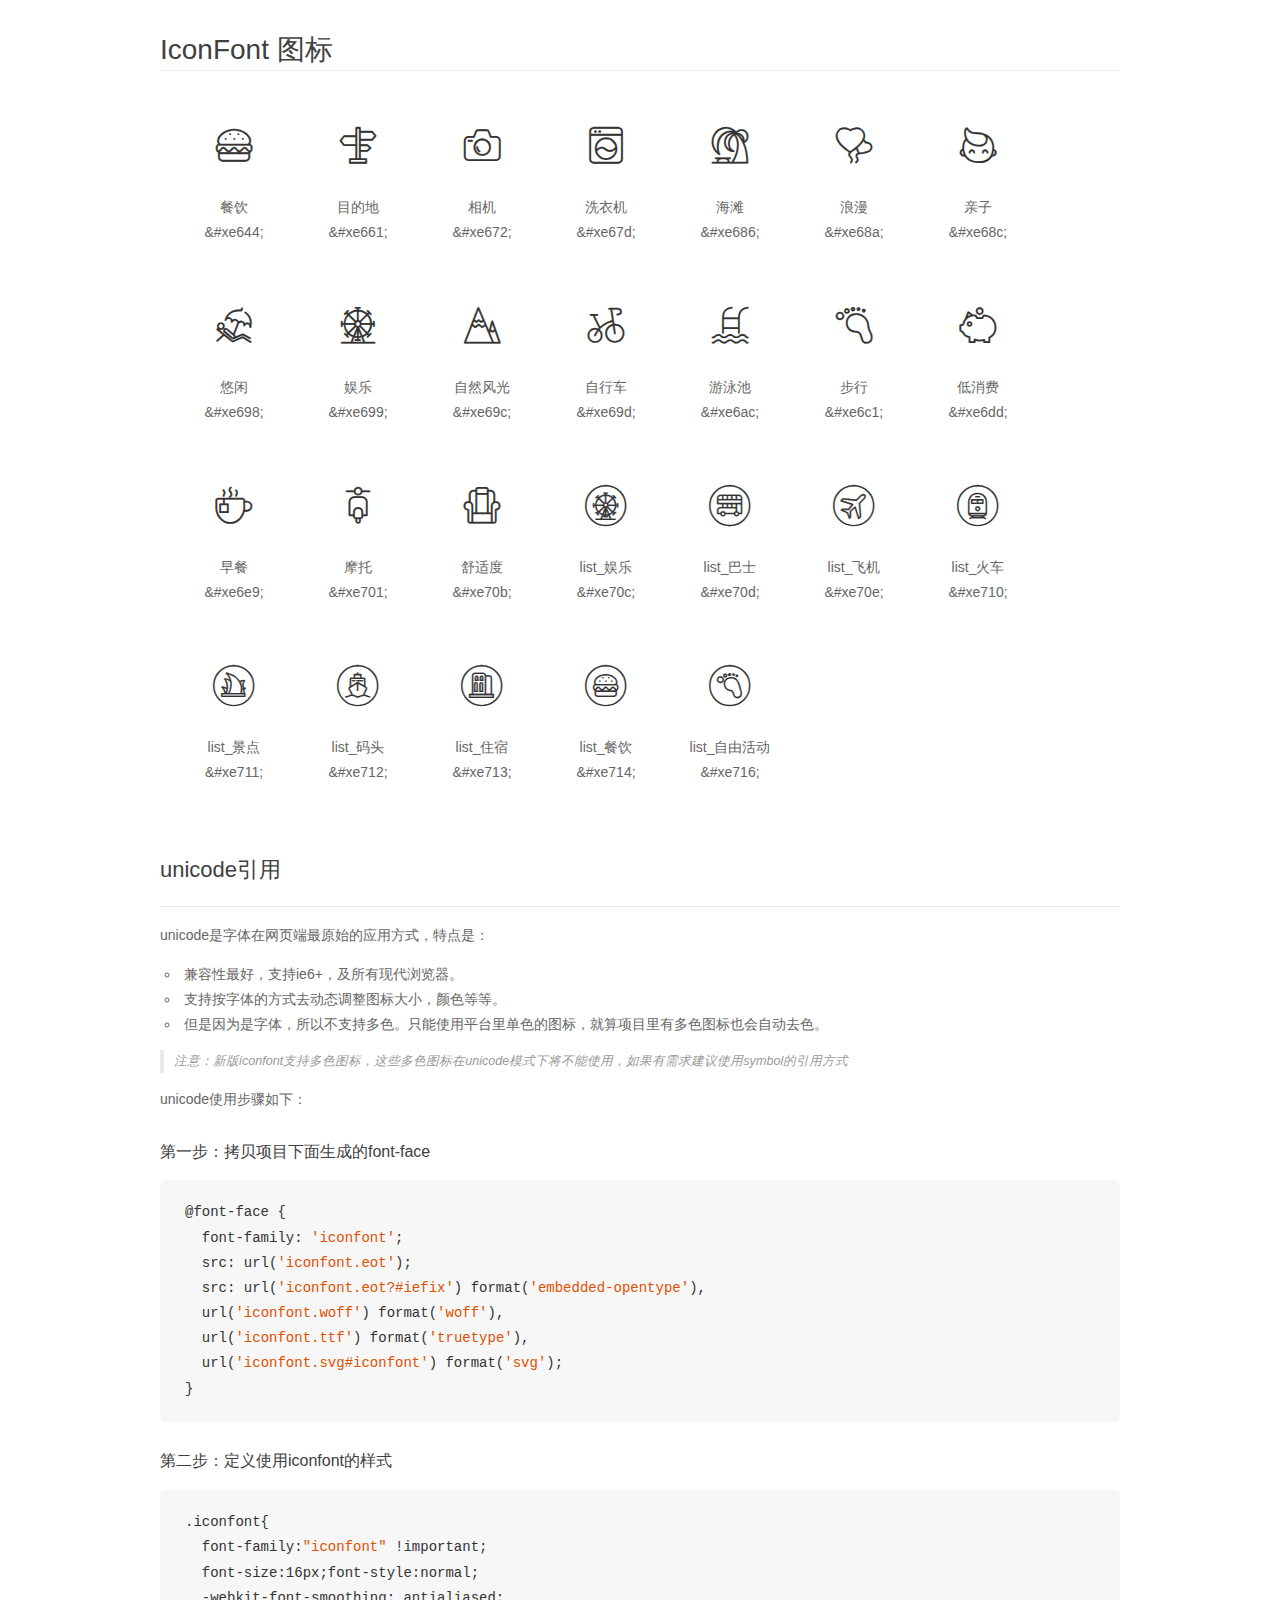
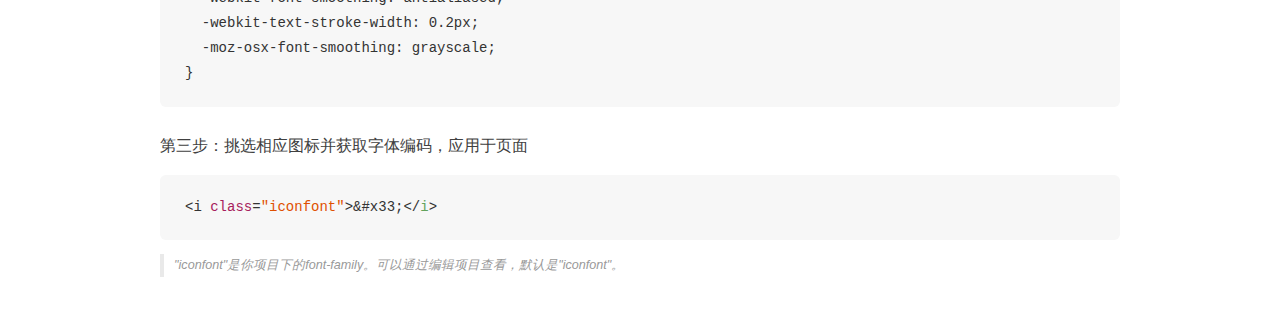
<file: iconfont/demo_unicode.html>
<!DOCTYPE html>
<html>
<head>
    <meta charset="utf-8"/>
    <title>IconFont</title>
    <link rel="stylesheet" href="demo.css">

    <style type="text/css">

        @font-face {font-family: "iconfont";
          src: url('iconfont.eot'); /* IE9*/
          src: url('iconfont.eot#iefix') format('embedded-opentype'), /* IE6-IE8 */
          url('iconfont.woff') format('woff'), /* chrome, firefox */
          url('iconfont.ttf') format('truetype'), /* chrome, firefox, opera, Safari, Android, iOS 4.2+*/
          url('iconfont.svg#iconfont') format('svg'); /* iOS 4.1- */
        }

        .iconfont {
          font-family:"iconfont" !important;
          font-size:16px;
          font-style:normal;
          -webkit-font-smoothing: antialiased;
          -webkit-text-stroke-width: 0.2px;
          -moz-osx-font-smoothing: grayscale;
        }

    </style>
</head>
<body>
    <div class="main markdown">
        <h1>IconFont 图标</h1>
        <ul class="icon_lists clear">
            
                <li>
                <i class="icon iconfont">&#xe644;</i>
                    <div class="name">餐饮</div>
                    <div class="code">&amp;#xe644;</div>
                </li>
            
                <li>
                <i class="icon iconfont">&#xe661;</i>
                    <div class="name">目的地</div>
                    <div class="code">&amp;#xe661;</div>
                </li>
            
                <li>
                <i class="icon iconfont">&#xe672;</i>
                    <div class="name">相机</div>
                    <div class="code">&amp;#xe672;</div>
                </li>
            
                <li>
                <i class="icon iconfont">&#xe67d;</i>
                    <div class="name">洗衣机</div>
                    <div class="code">&amp;#xe67d;</div>
                </li>
            
                <li>
                <i class="icon iconfont">&#xe686;</i>
                    <div class="name">海滩</div>
                    <div class="code">&amp;#xe686;</div>
                </li>
            
                <li>
                <i class="icon iconfont">&#xe68a;</i>
                    <div class="name">浪漫</div>
                    <div class="code">&amp;#xe68a;</div>
                </li>
            
                <li>
                <i class="icon iconfont">&#xe68c;</i>
                    <div class="name">亲子</div>
                    <div class="code">&amp;#xe68c;</div>
                </li>
            
                <li>
                <i class="icon iconfont">&#xe698;</i>
                    <div class="name">悠闲</div>
                    <div class="code">&amp;#xe698;</div>
                </li>
            
                <li>
                <i class="icon iconfont">&#xe699;</i>
                    <div class="name">娱乐</div>
                    <div class="code">&amp;#xe699;</div>
                </li>
            
                <li>
                <i class="icon iconfont">&#xe69c;</i>
                    <div class="name">自然风光</div>
                    <div class="code">&amp;#xe69c;</div>
                </li>
            
                <li>
                <i class="icon iconfont">&#xe69d;</i>
                    <div class="name">自行车</div>
                    <div class="code">&amp;#xe69d;</div>
                </li>
            
                <li>
                <i class="icon iconfont">&#xe6ac;</i>
                    <div class="name">游泳池</div>
                    <div class="code">&amp;#xe6ac;</div>
                </li>
            
                <li>
                <i class="icon iconfont">&#xe6c1;</i>
                    <div class="name">步行</div>
                    <div class="code">&amp;#xe6c1;</div>
                </li>
            
                <li>
                <i class="icon iconfont">&#xe6dd;</i>
                    <div class="name">低消费</div>
                    <div class="code">&amp;#xe6dd;</div>
                </li>
            
                <li>
                <i class="icon iconfont">&#xe6e9;</i>
                    <div class="name">早餐</div>
                    <div class="code">&amp;#xe6e9;</div>
                </li>
            
                <li>
                <i class="icon iconfont">&#xe701;</i>
                    <div class="name">摩托</div>
                    <div class="code">&amp;#xe701;</div>
                </li>
            
                <li>
                <i class="icon iconfont">&#xe70b;</i>
                    <div class="name">舒适度</div>
                    <div class="code">&amp;#xe70b;</div>
                </li>
            
                <li>
                <i class="icon iconfont">&#xe70c;</i>
                    <div class="name">list_娱乐</div>
                    <div class="code">&amp;#xe70c;</div>
                </li>
            
                <li>
                <i class="icon iconfont">&#xe70d;</i>
                    <div class="name">list_巴士</div>
                    <div class="code">&amp;#xe70d;</div>
                </li>
            
                <li>
                <i class="icon iconfont">&#xe70e;</i>
                    <div class="name">list_飞机</div>
                    <div class="code">&amp;#xe70e;</div>
                </li>
            
                <li>
                <i class="icon iconfont">&#xe710;</i>
                    <div class="name">list_火车</div>
                    <div class="code">&amp;#xe710;</div>
                </li>
            
                <li>
                <i class="icon iconfont">&#xe711;</i>
                    <div class="name">list_景点</div>
                    <div class="code">&amp;#xe711;</div>
                </li>
            
                <li>
                <i class="icon iconfont">&#xe712;</i>
                    <div class="name">list_码头</div>
                    <div class="code">&amp;#xe712;</div>
                </li>
            
                <li>
                <i class="icon iconfont">&#xe713;</i>
                    <div class="name">list_住宿</div>
                    <div class="code">&amp;#xe713;</div>
                </li>
            
                <li>
                <i class="icon iconfont">&#xe714;</i>
                    <div class="name">list_餐饮</div>
                    <div class="code">&amp;#xe714;</div>
                </li>
            
                <li>
                <i class="icon iconfont">&#xe716;</i>
                    <div class="name">list_自由活动</div>
                    <div class="code">&amp;#xe716;</div>
                </li>
            
        </ul>
        <h2 id="unicode-">unicode引用</h2>
        <hr>

        <p>unicode是字体在网页端最原始的应用方式，特点是：</p>
        <ul>
        <li>兼容性最好，支持ie6+，及所有现代浏览器。</li>
        <li>支持按字体的方式去动态调整图标大小，颜色等等。</li>
        <li>但是因为是字体，所以不支持多色。只能使用平台里单色的图标，就算项目里有多色图标也会自动去色。</li>
        </ul>
        <blockquote>
        <p>注意：新版iconfont支持多色图标，这些多色图标在unicode模式下将不能使用，如果有需求建议使用symbol的引用方式</p>
        </blockquote>
        <p>unicode使用步骤如下：</p>
        <h3 id="-font-face">第一步：拷贝项目下面生成的font-face</h3>
        <pre><code class="lang-js hljs javascript">@font-face {
  font-family: <span class="hljs-string">'iconfont'</span>;
  src: url(<span class="hljs-string">'iconfont.eot'</span>);
  src: url(<span class="hljs-string">'iconfont.eot?#iefix'</span>) format(<span class="hljs-string">'embedded-opentype'</span>),
  url(<span class="hljs-string">'iconfont.woff'</span>) format(<span class="hljs-string">'woff'</span>),
  url(<span class="hljs-string">'iconfont.ttf'</span>) format(<span class="hljs-string">'truetype'</span>),
  url(<span class="hljs-string">'iconfont.svg#iconfont'</span>) format(<span class="hljs-string">'svg'</span>);
}
</code></pre>
        <h3 id="-iconfont-">第二步：定义使用iconfont的样式</h3>
        <pre><code class="lang-js hljs javascript">.iconfont{
  font-family:<span class="hljs-string">"iconfont"</span> !important;
  font-size:<span class="hljs-number">16</span>px;font-style:normal;
  -webkit-font-smoothing: antialiased;
  -webkit-text-stroke-width: <span class="hljs-number">0.2</span>px;
  -moz-osx-font-smoothing: grayscale;
}
</code></pre>
        <h3 id="-">第三步：挑选相应图标并获取字体编码，应用于页面</h3>
        <pre><code class="lang-js hljs javascript">&lt;i <span class="hljs-class"><span class="hljs-keyword">class</span></span>=<span class="hljs-string">"iconfont"</span>&gt;&amp;#x33;<span class="xml"><span class="hljs-tag">&lt;/<span class="hljs-name">i</span>&gt;</span></span></code></pre>

        <blockquote>
        <p>"iconfont"是你项目下的font-family。可以通过编辑项目查看，默认是"iconfont"。</p>
        </blockquote>
    </div>


</body>
</html>
</file>
<file: css/foodie.css>
*{
	margin: 0;
	padding: 0;
}
html,body{
	width: 100%;
	height: 2880px;
}
body{
  background: #000 url(../img/18060412.jpg) no-repeat top;
  background-size: 100% 100%;
}
</file>
<file: css/marry.css>
*{
	margin: 0;
	padding: 0;
}
html,body{
	width: 100%;
	height: 2880px;
}
body{
  background: #000 url(../img/18060408.jpg) no-repeat top;
  background-size: 100% 100%;
}
</file>
<file: css/romance.css>
*{
	margin: 0;
	padding: 0;
}
html,body{
	width: 100%;
	height: 2880px;
}
body{
  background: #000 url(../img/18060407.jpg) no-repeat top;
  background-size: 100% 100%;
}
</file>
<file: css/tanabata.css>
*{
	margin: 0;
	padding: 0;
}
html,body{
	width: 100%;
	height: 2880px;
}
body{
  background: #000 url(../img/background1.jpg) no-repeat top;
  background-size: 100% 100%;
}
</file>
<file: css/travel.css>
*{
	margin: 0;
	padding: 0;
}
html,body{
	width: 100%;
	height: 2880px;
}
body{
  background: #000 url(../img/18060410.jpg) no-repeat top;
  background-size: 100% 100%;
}
</file>
<file: iconfont/iconfont.css>
@font-face {font-family: "iconfont";
  src: url('iconfont.eot?t=1528178290186'); /* IE9*/
  src: url('iconfont.eot?t=1528178290186#iefix') format('embedded-opentype'), /* IE6-IE8 */
  url('[data-uri]') format('woff'),
  url('iconfont.ttf?t=1528178290186') format('truetype'), /* chrome, firefox, opera, Safari, Android, iOS 4.2+*/
  url('iconfont.svg?t=1528178290186#iconfont') format('svg'); /* iOS 4.1- */
}

.iconfont {
  font-family:"iconfont" !important;
  font-size:16px;
  font-style:normal;
  -webkit-font-smoothing: antialiased;
  -moz-osx-font-smoothing: grayscale;
}

.icon-canyin:before { content: "\e644"; }

.icon-mudedi:before { content: "\e661"; }

.icon-xiangji:before { content: "\e672"; }

.icon-xiyiji:before { content: "\e67d"; }

.icon-haitan:before { content: "\e686"; }

.icon-langman:before { content: "\e68a"; }

.icon-qinzi:before { content: "\e68c"; }

.icon-youxian:before { content: "\e698"; }

.icon-yule:before { content: "\e699"; }

.icon-ziranfengguang:before { content: "\e69c"; }

.icon-zixingche:before { content: "\e69d"; }

.icon-youyongchi:before { content: "\e6ac"; }

.icon-buxing:before { content: "\e6c1"; }

.icon-dixiaofei:before { content: "\e6dd"; }

.icon-zaocan:before { content: "\e6e9"; }

.icon-motuo:before { content: "\e701"; }

.icon-shushidu:before { content: "\e70b"; }

.icon-listyule:before { content: "\e70c"; }

.icon-listbashi:before { content: "\e70d"; }

.icon-listfeiji:before { content: "\e70e"; }

.icon-listhuoche:before { content: "\e710"; }

.icon-listjingdian:before { content: "\e711"; }

.icon-listmatou:before { content: "\e712"; }

.icon-listzhusu:before { content: "\e713"; }

.icon-listcanyin:before { content: "\e714"; }

.icon-listziyouhuodong:before { content: "\e716"; }
</file>
<file: iconfont/demo.css>
*{margin: 0;padding: 0;list-style: none;}
/*
KISSY CSS Reset
理念：1. reset 的目的不是清除浏览器的默认样式，这仅是部分工作。清除和重置是紧密不可分的。
2. reset 的目的不是让默认样式在所有浏览器下一致，而是减少默认样式有可能带来的问题。
3. reset 期望提供一套普适通用的基础样式。但没有银弹，推荐根据具体需求，裁剪和修改后再使用。
特色：1. 适应中文；2. 基于最新主流浏览器。
维护：玉伯<lifesinger@gmail.com>, 正淳<ragecarrier@gmail.com>
 */

/** 清除内外边距 **/
body, h1, h2, h3, h4, h5, h6, hr, p, blockquote, /* structural elements 结构元素 */
dl, dt, dd, ul, ol, li, /* list elements 列表元素 */
pre, /* text formatting elements 文本格式元素 */
form, fieldset, legend, button, input, textarea, /* form elements 表单元素 */
th, td /* table elements 表格元素 */ {
  margin: 0;
  padding: 0;
}

/** 设置默认字体 **/
body,
button, input, select, textarea /* for ie */ {
  font: 12px/1.5 tahoma, arial, \5b8b\4f53, sans-serif;
}
h1, h2, h3, h4, h5, h6 { font-size: 100%; }
address, cite, dfn, em, var { font-style: normal; } /* 将斜体扶正 */
code, kbd, pre, samp { font-family: courier new, courier, monospace; } /* 统一等宽字体 */
small { font-size: 12px; } /* 小于 12px 的中文很难阅读，让 small 正常化 */

/** 重置列表元素 **/
ul, ol { list-style: none; }

/** 重置文本格式元素 **/
a { text-decoration: none; }
a:hover { text-decoration: underline; }


/** 重置表单元素 **/
legend { color: #000; } /* for ie6 */
fieldset, img { border: 0; } /* img 搭车：让链接里的 img 无边框 */
button, input, select, textarea { font-size: 100%; } /* 使得表单元素在 ie 下能继承字体大小 */
/* 注：optgroup 无法扶正 */

/** 重置表格元素 **/
table { border-collapse: collapse; border-spacing: 0; }

/* 清除浮动 */
.ks-clear:after, .clear:after {
  content: '\20';
  display: block;
  height: 0;
  clear: both;
}
.ks-clear, .clear {
  *zoom: 1;
}

.main {
  padding: 30px 100px;
width: 960px;
margin: 0 auto;
}
.main h1{font-size:36px; color:#333; text-align:left;margin-bottom:30px; border-bottom: 1px solid #eee;}

.helps{margin-top:40px;}
.helps pre{
  padding:20px;
  margin:10px 0;
  border:solid 1px #e7e1cd;
  background-color: #fffdef;
  overflow: auto;
}

.icon_lists{
  width: 100% !important;

}

.icon_lists li{
  float:left;
  width: 100px;
  height:180px;
  text-align: center;
  list-style: none !important;
}
.icon_lists .icon{
  font-size: 42px;
  line-height: 100px;
  margin: 10px 0;
  color:#333;
  -webkit-transition: font-size 0.25s ease-out 0s;
  -moz-transition: font-size 0.25s ease-out 0s;
  transition: font-size 0.25s ease-out 0s;

}
.icon_lists .icon:hover{
  font-size: 100px;
}



.markdown {
  color: #666;
  font-size: 14px;
  line-height: 1.8;
}

.highlight {
  line-height: 1.5;
}

.markdown img {
  vertical-align: middle;
  max-width: 100%;
}

.markdown h1 {
  color: #404040;
  font-weight: 500;
  line-height: 40px;
  margin-bottom: 24px;
}

.markdown h2,
.markdown h3,
.markdown h4,
.markdown h5,
.markdown h6 {
  color: #404040;
  margin: 1.6em 0 0.6em 0;
  font-weight: 500;
  clear: both;
}

.markdown h1 {
  font-size: 28px;
}

.markdown h2 {
  font-size: 22px;
}

.markdown h3 {
  font-size: 16px;
}

.markdown h4 {
  font-size: 14px;
}

.markdown h5 {
  font-size: 12px;
}

.markdown h6 {
  font-size: 12px;
}

.markdown hr {
  height: 1px;
  border: 0;
  background: #e9e9e9;
  margin: 16px 0;
  clear: both;
}

.markdown p,
.markdown pre {
  margin: 1em 0;
}

.markdown > p,
.markdown > blockquote,
.markdown > .highlight,
.markdown > ol,
.markdown > ul {
  width: 80%;
}

.markdown ul > li {
  list-style: circle;
}

.markdown > ul li,
.markdown blockquote ul > li {
  margin-left: 20px;
  padding-left: 4px;
}

.markdown > ul li p,
.markdown > ol li p {
  margin: 0.6em 0;
}

.markdown ol > li {
  list-style: decimal;
}

.markdown > ol li,
.markdown blockquote ol > li {
  margin-left: 20px;
  padding-left: 4px;
}

.markdown code {
  margin: 0 3px;
  padding: 0 5px;
  background: #eee;
  border-radius: 3px;
}

.markdown pre {
  border-radius: 6px;
  background: #f7f7f7;
  padding: 20px;
}

.markdown pre code {
  border: none;
  background: #f7f7f7;
  margin: 0;
}

.markdown strong,
.markdown b {
  font-weight: 600;
}

.markdown > table {
  border-collapse: collapse;
  border-spacing: 0px;
  empty-cells: show;
  border: 1px solid #e9e9e9;
  width: 95%;
  margin-bottom: 24px;
}

.markdown > table th {
  white-space: nowrap;
  color: #333;
  font-weight: 600;

}

.markdown > table th,
.markdown > table td {
  border: 1px solid #e9e9e9;
  padding: 8px 16px;
  text-align: left;
}

.markdown > table th {
  background: #F7F7F7;
}

.markdown blockquote {
  font-size: 90%;
  color: #999;
  border-left: 4px solid #e9e9e9;
  padding-left: 0.8em;
  margin: 1em 0;
  font-style: italic;
}

.markdown blockquote p {
  margin: 0;
}

.markdown .anchor {
  opacity: 0;
  transition: opacity 0.3s ease;
  margin-left: 8px;
}

.markdown .waiting {
  color: #ccc;
}

.markdown h1:hover .anchor,
.markdown h2:hover .anchor,
.markdown h3:hover .anchor,
.markdown h4:hover .anchor,
.markdown h5:hover .anchor,
.markdown h6:hover .anchor {
  opacity: 1;
  display: inline-block;
}

.markdown > br,
.markdown > p > br {
  clear: both;
}


.hljs {
  display: block;
  background: white;
  padding: 0.5em;
  color: #333333;
  overflow-x: auto;
}

.hljs-comment,
.hljs-meta {
  color: #969896;
}

.hljs-string,
.hljs-variable,
.hljs-template-variable,
.hljs-strong,
.hljs-emphasis,
.hljs-quote {
  color: #df5000;
}

.hljs-keyword,
.hljs-selector-tag,
.hljs-type {
  color: #a71d5d;
}

.hljs-literal,
.hljs-symbol,
.hljs-bullet,
.hljs-attribute {
  color: #0086b3;
}

.hljs-section,
.hljs-name {
  color: #63a35c;
}

.hljs-tag {
  color: #333333;
}

.hljs-title,
.hljs-attr,
.hljs-selector-id,
.hljs-selector-class,
.hljs-selector-attr,
.hljs-selector-pseudo {
  color: #795da3;
}

.hljs-addition {
  color: #55a532;
  background-color: #eaffea;
}

.hljs-deletion {
  color: #bd2c00;
  background-color: #ffecec;
}

.hljs-link {
  text-decoration: underline;
}

pre{
  background: #fff;
}
</file>
